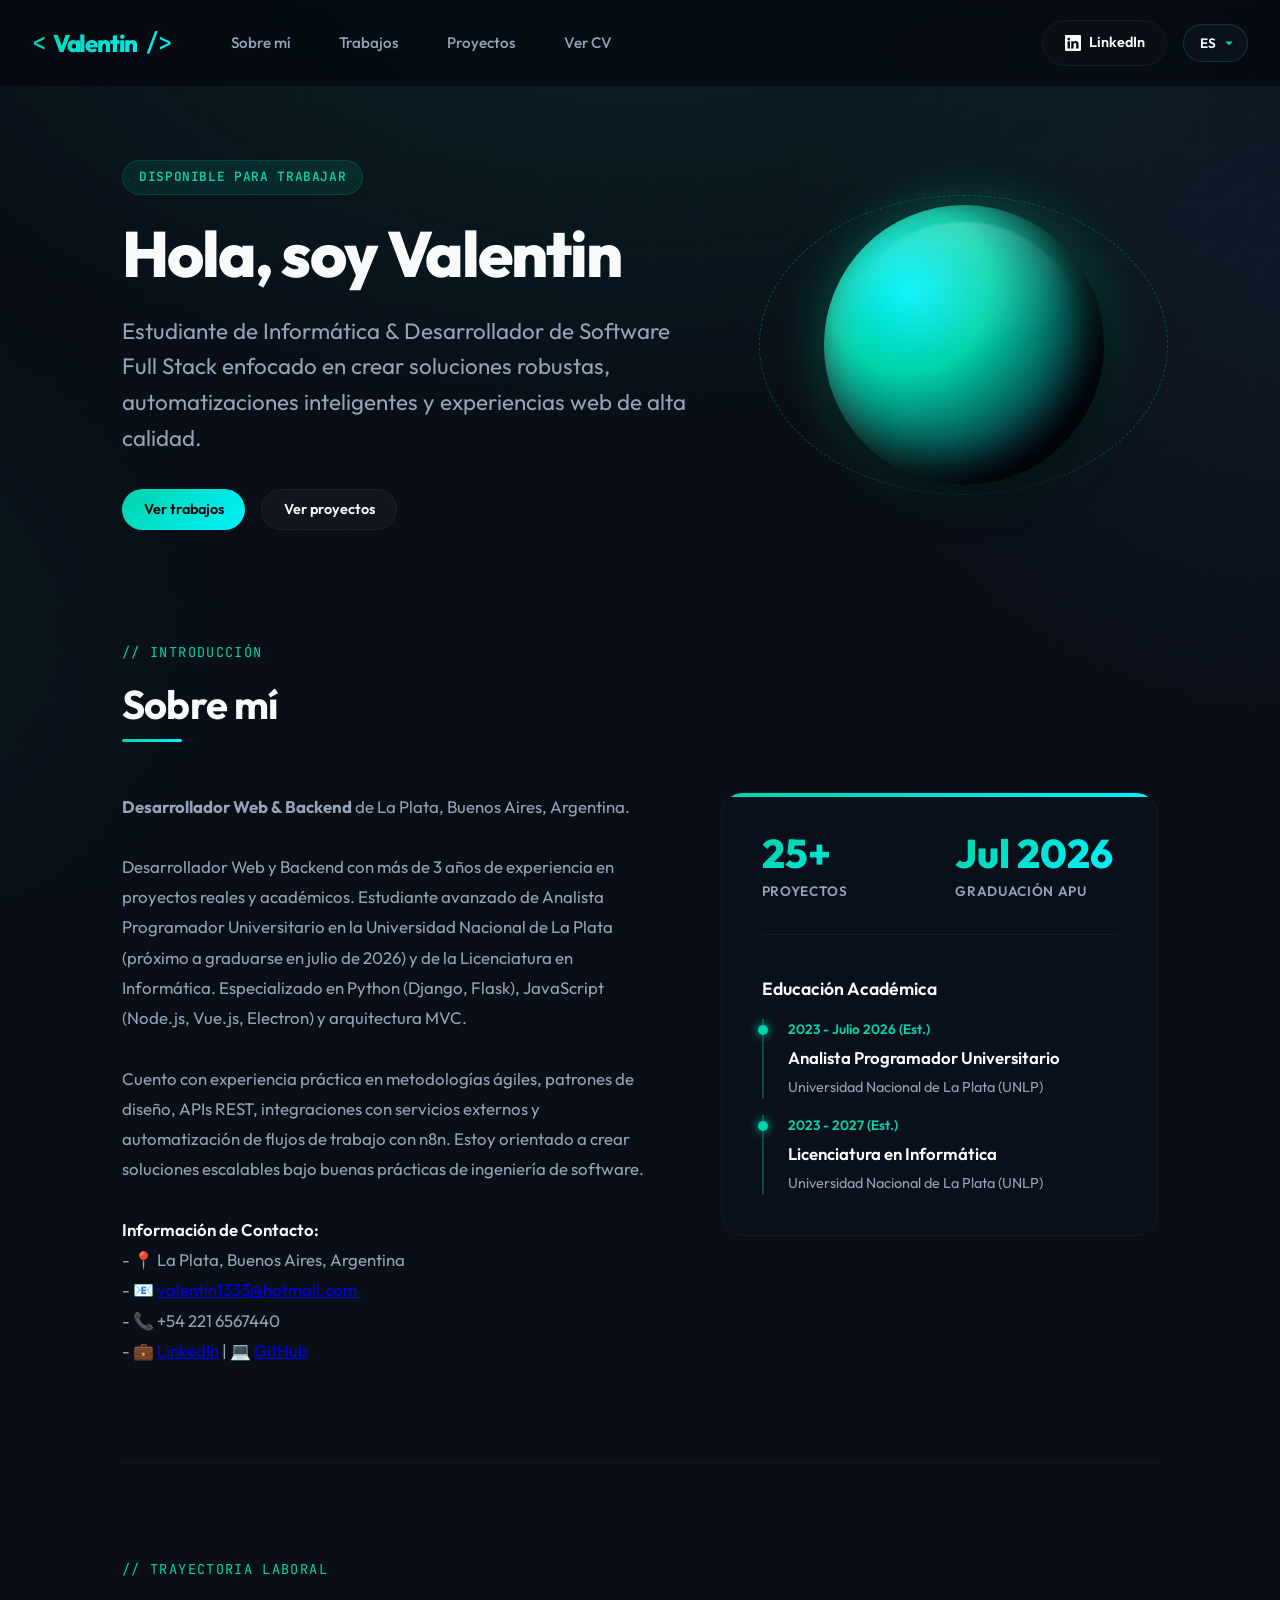
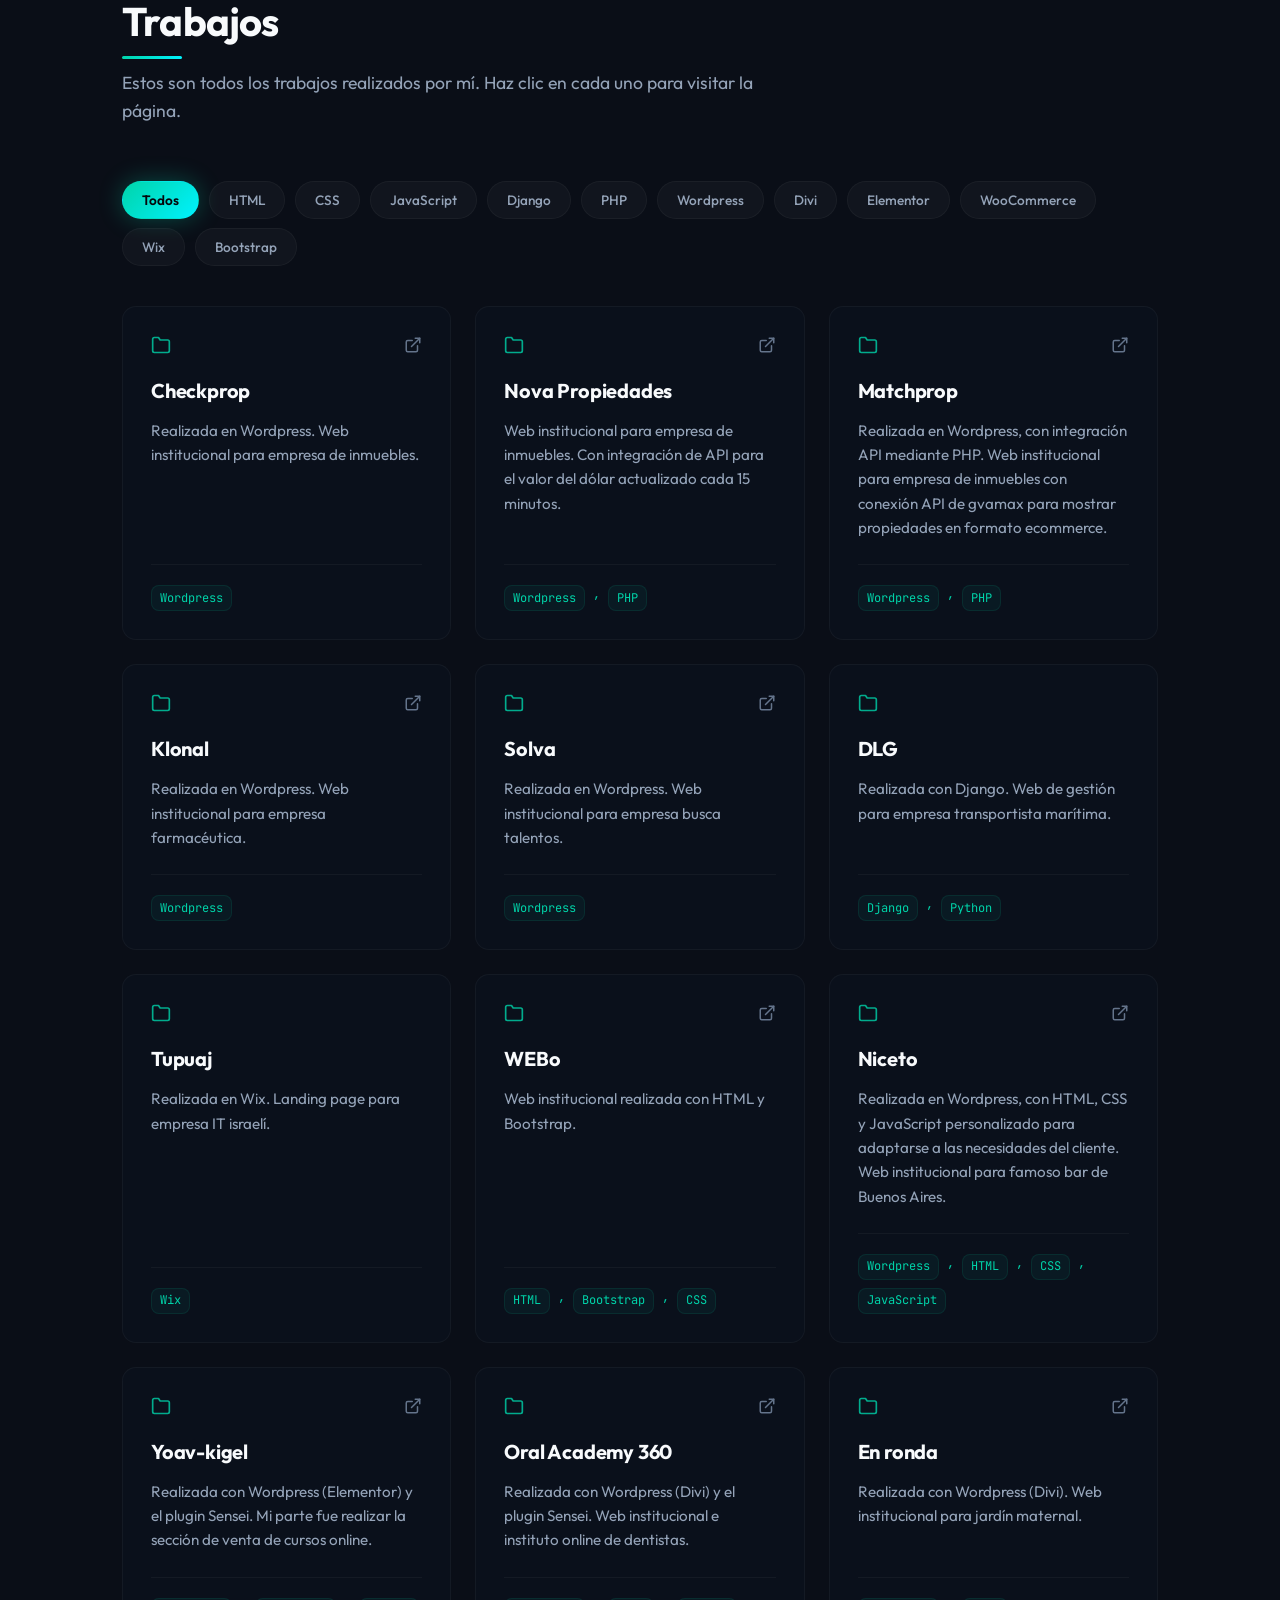
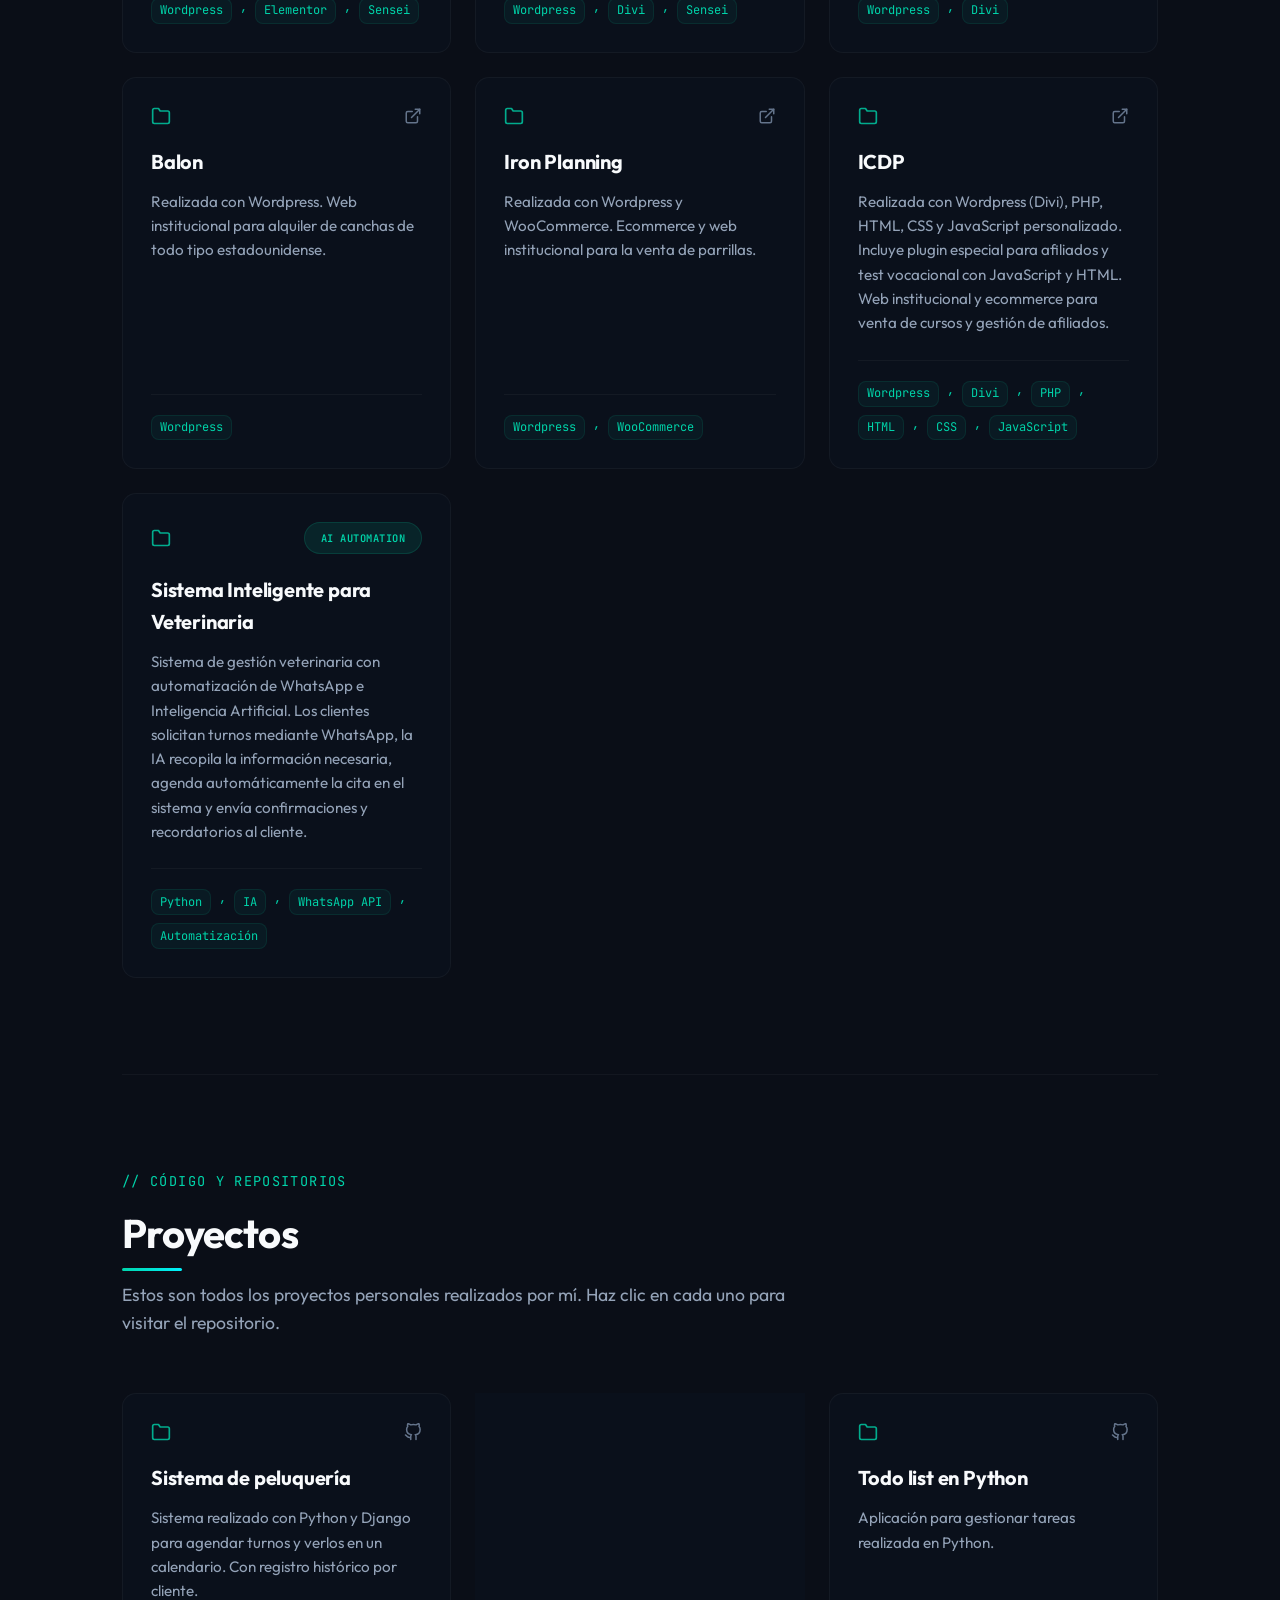
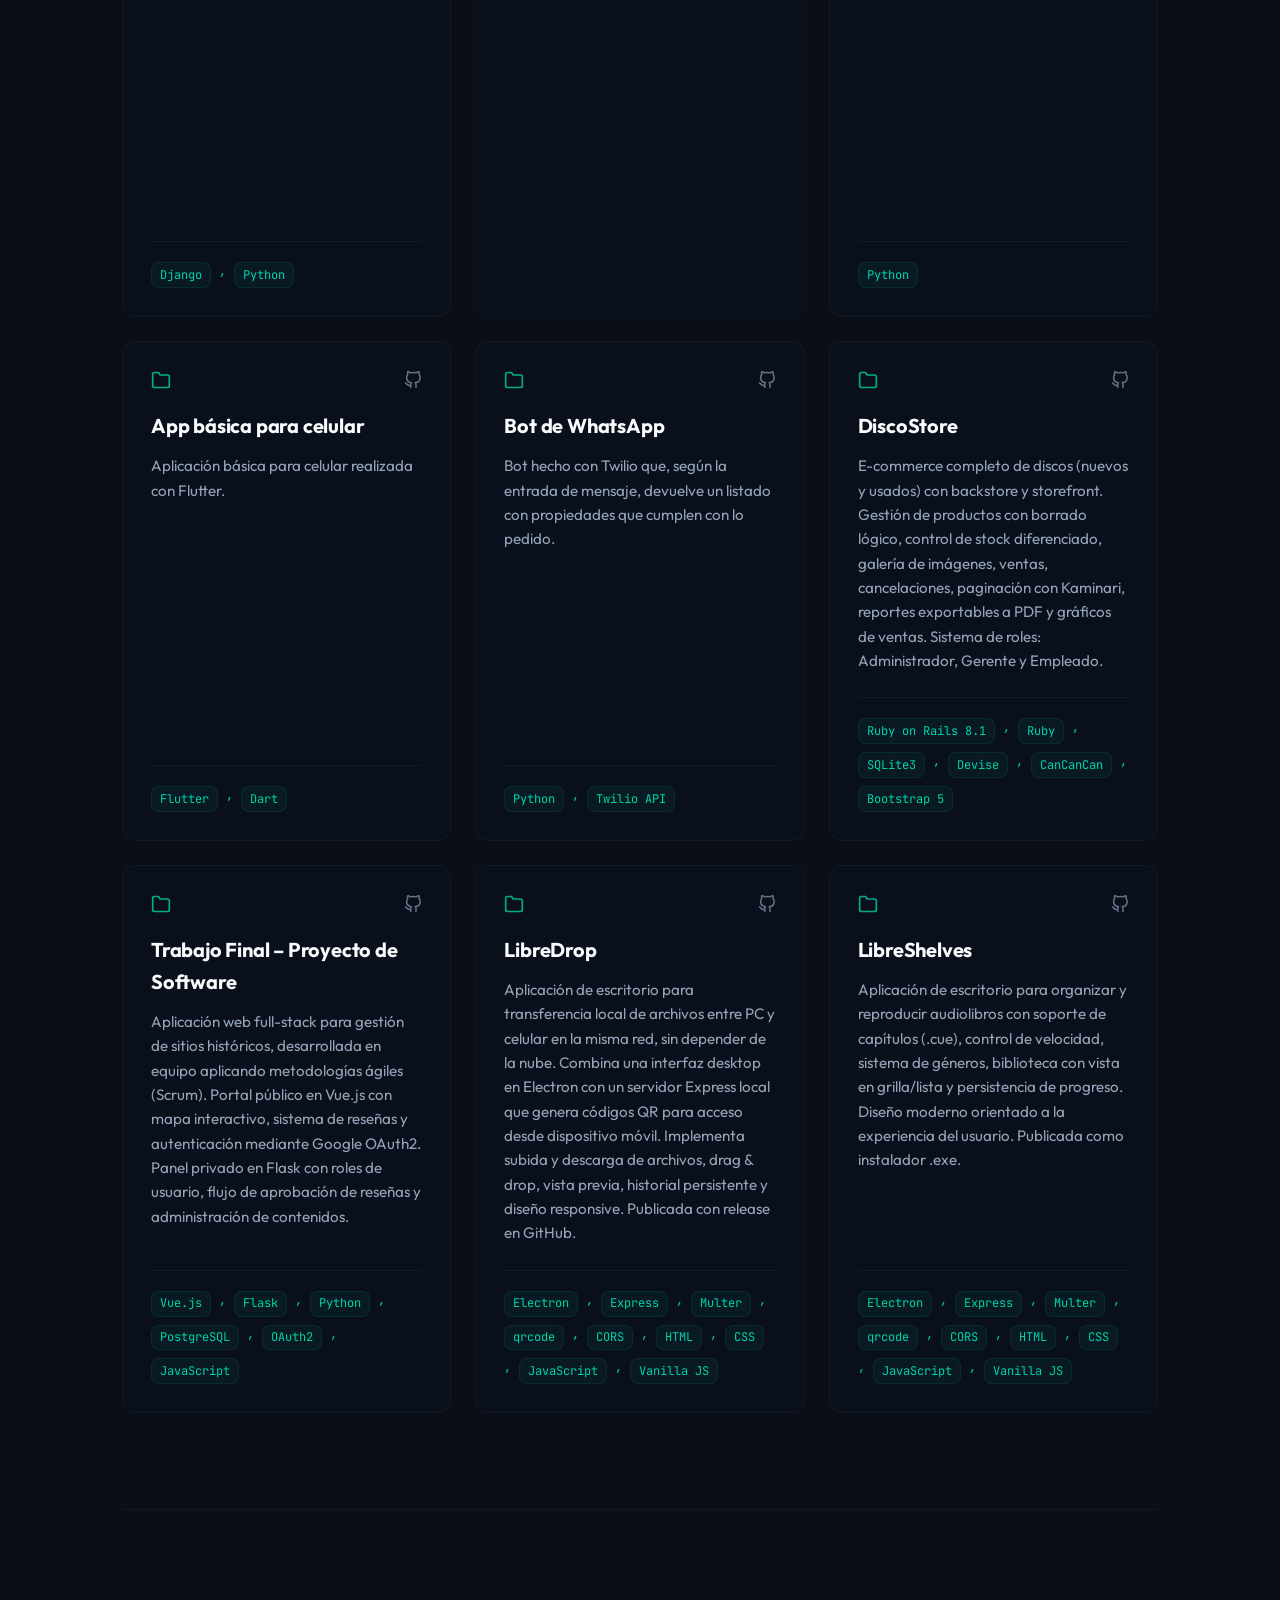
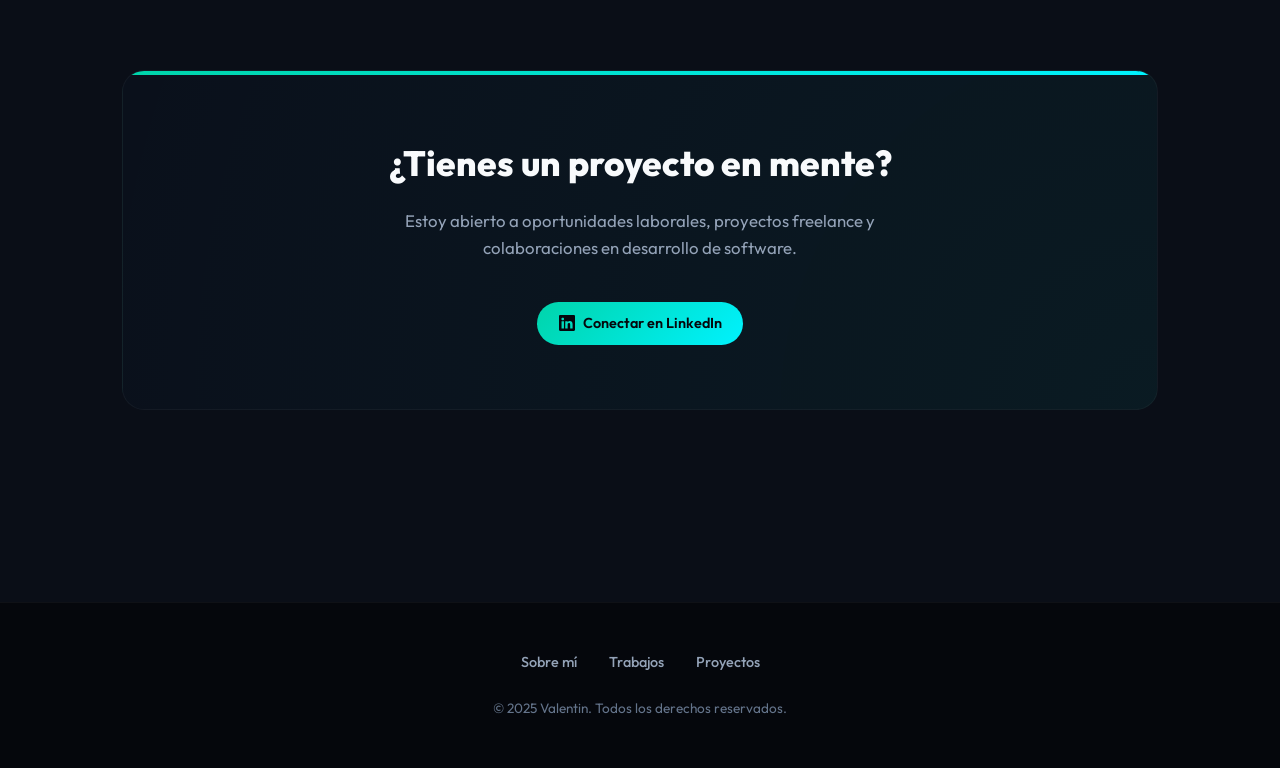
<file: index.html>
<!DOCTYPE html>
<html lang="es">
<head>
    <meta charset="UTF-8">
    <meta name="viewport" content="width=device-width, initial-scale=1.0">
    <meta name="description" content="Portfolio de Valentín Nuñez, estudiante de Informática y Desarrollador de Software.">
    <title>Valentín Nuñez</title>
    <link rel="stylesheet" type="text/css" href="styles/style.css">
</head>
<body>

    <!-- Sticky Navigation Bar -->
    <nav class="navbar" id="navbar">
        <a href="#" class="nav-logo">Valentin</a>
        
        <!-- Toggle button for mobile -->
        <button class="nav-toggle" id="nav-toggle" aria-label="Abrir menú">
            <span></span>
            <span></span>
            <span></span>
        </button>

        <div class="nav-container" id="nav-container">
            <div class="nav-menu">
                <a class="nav-link" id="btn-about-nav">Sobre mí</a>
                <a class="nav-link" id="btn-trabajos-nav">Trabajos</a>
                <a class="nav-link" id="btn-proyectos-nav">Proyectos</a>
                <a class="nav-link" id="btn-cv">CV</a>
            </div>
            <div class="nav-actions">
                <a href="https://www.linkedin.com/in/valentin-ezequiel-nu%C3%B1ez-8009a726b" target="_blank" class="btn-secondary" id="btn-linkedin">
                    <svg xmlns="http://www.w3.org/2000/svg" width="16" height="16" fill="currentColor" viewBox="0 0 16 16"><path d="M0 1.146C0 .513.526 0 1.175 0h13.65C15.474 0 16 .513 16 1.146v13.708c0 .633-.526 1.146-1.175 1.146H1.175C.526 16 0 15.487 0 14.854zm4.943 12.248V6.169H2.542v7.225zm-1.2-8.212c.837 0 1.358-.554 1.358-1.248-.015-.709-.52-1.248-1.342-1.248S2.4 3.226 2.4 3.934c0 .694.521 1.248 1.327 1.248zm4.908 8.212V9.359c0-.216.016-.432.08-.586.173-.431.568-.878 1.232-.878.869 0 1.216.662 1.216 1.634v3.865h2.401V9.25c0-2.22-1.184-3.252-2.764-3.252-1.274 0-1.845.7-2.165 1.193v.025h-.016l.016-.025V6.169h-2.4c.03.678 0 7.225 0 7.225z"/></svg>
                    <span>LinkedIn</span>
                </a>
                <select id="language-switch" class="lang-switch">
                    <option value="es">ES</option>
                    <option value="en">EN</option>
                </select>
            </div>
        </div>
    </nav>

    <!-- Hero Section -->
    <header class="hero">
        <div class="hero-content animate-in">
            <span class="hero-badge">Disponible para Trabajar</span>
            <h1 class="hero-title-main" id="main-title">Hola, soy Valentin</h1>
            <p class="hero-subtitle">Estudiante de Informática & Desarrollador de Software Full Stack enfocado en crear soluciones robustas, automatizaciones inteligentes y experiencias web de alta calidad.</p>
            <div class="hero-cta">
                <button class="btn-primary" id="btn-trabajos">Ver trabajos</button>
                <button class="btn-secondary" id="btn-proyectos">Ver proyectos</button>
            </div>
        </div>
        <div class="hero-image-container animate-in">
            <div class="hero-image-deco"></div>
            <div class="sphere-3d"></div>
        </div>
    </header>

    <!-- Main Content Area -->
    <main>
        
        <!-- About Me Section -->
        <section id="about" class="animate-in">
            <div class="section-header">
                <span class="section-tag">// Introducción</span>
                <h2 class="section-title" id="about-title">Sobre mí</h2>
            </div>
            
            <div class="about-grid">
                <div class="about-bio" id="about-text">
                    <!-- Loaded dynamically via javascript -->
                </div>
                
                <div class="about-stats-card">
                    <div class="stats-grid">
                        <div class="stat-item">
                            <span class="stat-number">25+</span>
                            <span class="stat-label" id="stat-projects-label">Proyectos</span>
                        </div>
                        <div class="stat-item">
                            <span class="stat-number" id="stat-year-val">Jul 2026</span>
                            <span class="stat-label" id="stat-year-label">Graduación APU</span>
                        </div>
                    </div>
                    
                    <h3 class="skills-title" id="edu-title-header">Educación Académica</h3>
                    <div class="education-item">
                        <div class="edu-year" id="edu-1-year">2023 - Julio 2026 (Est.)</div>
                        <div class="edu-title" id="edu-1-title">Analista Programador Universitario</div>
                        <div class="edu-school" id="edu-1-school">Universidad Nacional de La Plata (UNLP)</div>
                    </div>
                    
                    <div class="education-item">
                        <div class="edu-year" id="edu-2-year">2023 - 2027 (Est.)</div>
                        <div class="edu-title" id="edu-2-title">Licenciatura en Informática</div>
                        <div class="edu-school" id="edu-2-school">Universidad Nacional de La Plata (UNLP)</div>
                    </div>
                </div>
            </div>
        </section>
        
        <!-- Works (Trabajos) Section -->
        <section id="trabajos" class="animate-in">
            <div class="section-header">
                <span class="section-tag">// Trayectoria Laboral</span>
                <h2 class="section-title" id="works-title">Trabajos</h2>
                <p class="section-desc" id="works-desc">Estos son todos los trabajos realizados por mí. Haz clic en cada uno para visitar la página.</p>
            </div>

            <!-- Filters list -->
            <div class="project-filters" id="project-filters">
                <button class="filter-btn active" data-tech="all">Todos</button>
                <button class="filter-btn" data-tech="html">HTML</button>
                <button class="filter-btn" data-tech="css">CSS</button>
                <button class="filter-btn" data-tech="javascript">JavaScript</button>
                <button class="filter-btn" data-tech="django">Django</button>
                <button class="filter-btn" data-tech="php">PHP</button>
                <button class="filter-btn" data-tech="wordpress">Wordpress</button>
                <button class="filter-btn" data-tech="divi">Divi</button>
                <button class="filter-btn" data-tech="elementor">Elementor</button>
                <button class="filter-btn" data-tech="woocommerce">WooCommerce</button>
                <button class="filter-btn" data-tech="wix">Wix</button>
                <button class="filter-btn" data-tech="bootstrap">Bootstrap</button>
            </div>
            
            <!-- Cards list -->
            <div class="grid-cards" id="works-list">
                
                <!-- Card 1 -->
                <div class="project-card" onclick="window.open('https://checkprop.ar','_blank')">
                    <div class="card-top">
                        <div class="card-header-icon">
                            <svg xmlns="http://www.w3.org/2000/svg" width="20" height="20" viewBox="0 0 24 24" fill="none" stroke="currentColor" stroke-width="2" stroke-linecap="round" stroke-linejoin="round" class="folder-icon"><path d="M22 19a2 2 0 0 1-2 2H4a2 2 0 0 1-2-2V5a2 2 0 0 1 2-2h5l2 3h9a2 2 0 0 1 2 2z"></path></svg>
                            <svg xmlns="http://www.w3.org/2000/svg" width="18" height="18" viewBox="0 0 24 24" fill="none" stroke="currentColor" stroke-width="2" stroke-linecap="round" stroke-linejoin="round" class="external-link-icon"><path d="M18 13v6a2 2 0 0 1-2 2H5a2 2 0 0 1-2-2V8a2 2 0 0 1 2-2h6"></path><polyline points="15 3 21 3 21 9"></polyline><line x1="10" y1="14" x2="21" y2="3"></line></svg>
                        </div>
                        <h3 class="project-title">Checkprop</h3>
                        <p class="project-desc">Realizada en Wordpress. Web institucional para empresa de inmuebles.</p>
                    </div>
                    <div class="project-tags"><span>Wordpress</span></div>
                </div>

                <!-- Card 2 -->
                <div class="project-card" onclick="window.open('https://novapropiedades.ar','_blank')">
                    <div class="card-top">
                        <div class="card-header-icon">
                            <svg xmlns="http://www.w3.org/2000/svg" width="20" height="20" viewBox="0 0 24 24" fill="none" stroke="currentColor" stroke-width="2" stroke-linecap="round" stroke-linejoin="round" class="folder-icon"><path d="M22 19a2 2 0 0 1-2 2H4a2 2 0 0 1-2-2V5a2 2 0 0 1 2-2h5l2 3h9a2 2 0 0 1 2 2z"></path></svg>
                            <svg xmlns="http://www.w3.org/2000/svg" width="18" height="18" viewBox="0 0 24 24" fill="none" stroke="currentColor" stroke-width="2" stroke-linecap="round" stroke-linejoin="round" class="external-link-icon"><path d="M18 13v6a2 2 0 0 1-2 2H5a2 2 0 0 1-2-2V8a2 2 0 0 1 2-2h6"></path><polyline points="15 3 21 3 21 9"></polyline><line x1="10" y1="14" x2="21" y2="3"></line></svg>
                        </div>
                        <h3 class="project-title">Nova Propiedades</h3>
                        <p class="project-desc">Web institucional para empresa de inmuebles. Con integración de API para el valor del dólar actualizado cada 15 minutos.</p>
                    </div>
                    <div class="project-tags"><span>Wordpress</span>, <span>PHP</span></div>
                </div>

                <!-- Card 3 -->
                <div class="project-card" onclick="window.open('https://matchprop.com.ar','_blank')">
                    <div class="card-top">
                        <div class="card-header-icon">
                            <svg xmlns="http://www.w3.org/2000/svg" width="20" height="20" viewBox="0 0 24 24" fill="none" stroke="currentColor" stroke-width="2" stroke-linecap="round" stroke-linejoin="round" class="folder-icon"><path d="M22 19a2 2 0 0 1-2 2H4a2 2 0 0 1-2-2V5a2 2 0 0 1 2-2h5l2 3h9a2 2 0 0 1 2 2z"></path></svg>
                            <svg xmlns="http://www.w3.org/2000/svg" width="18" height="18" viewBox="0 0 24 24" fill="none" stroke="currentColor" stroke-width="2" stroke-linecap="round" stroke-linejoin="round" class="external-link-icon"><path d="M18 13v6a2 2 0 0 1-2 2H5a2 2 0 0 1-2-2V8a2 2 0 0 1 2-2h6"></path><polyline points="15 3 21 3 21 9"></polyline><line x1="10" y1="14" x2="21" y2="3"></line></svg>
                        </div>
                        <h3 class="project-title">Matchprop</h3>
                        <p class="project-desc">Realizada en Wordpress, con integración API mediante PHP. Web institucional para empresa de inmuebles con conexión API de gvamax para mostrar propiedades en formato ecommerce.</p>
                    </div>
                    <div class="project-tags"><span>Wordpress</span>, <span>PHP</span></div>
                </div>

                <!-- Card 4 -->
                <div class="project-card" onclick="window.open('https://klonal.online','_blank')">
                    <div class="card-top">
                        <div class="card-header-icon">
                            <svg xmlns="http://www.w3.org/2000/svg" width="20" height="20" viewBox="0 0 24 24" fill="none" stroke="currentColor" stroke-width="2" stroke-linecap="round" stroke-linejoin="round" class="folder-icon"><path d="M22 19a2 2 0 0 1-2 2H4a2 2 0 0 1-2-2V5a2 2 0 0 1 2-2h5l2 3h9a2 2 0 0 1 2 2z"></path></svg>
                            <svg xmlns="http://www.w3.org/2000/svg" width="18" height="18" viewBox="0 0 24 24" fill="none" stroke="currentColor" stroke-width="2" stroke-linecap="round" stroke-linejoin="round" class="external-link-icon"><path d="M18 13v6a2 2 0 0 1-2 2H5a2 2 0 0 1-2-2V8a2 2 0 0 1 2-2h6"></path><polyline points="15 3 21 3 21 9"></polyline><line x1="10" y1="14" x2="21" y2="3"></line></svg>
                        </div>
                        <h3 class="project-title">Klonal</h3>
                        <p class="project-desc">Realizada en Wordpress. Web institucional para empresa farmacéutica.</p>
                    </div>
                    <div class="project-tags"><span>Wordpress</span></div>
                </div>

                <!-- Card 5 -->
                <div class="project-card" onclick="window.open('https://solvaproyectos.com.ar','_blank')">
                    <div class="card-top">
                        <div class="card-header-icon">
                            <svg xmlns="http://www.w3.org/2000/svg" width="20" height="20" viewBox="0 0 24 24" fill="none" stroke="currentColor" stroke-width="2" stroke-linecap="round" stroke-linejoin="round" class="folder-icon"><path d="M22 19a2 2 0 0 1-2 2H4a2 2 0 0 1-2-2V5a2 2 0 0 1 2-2h5l2 3h9a2 2 0 0 1 2 2z"></path></svg>
                            <svg xmlns="http://www.w3.org/2000/svg" width="18" height="18" viewBox="0 0 24 24" fill="none" stroke="currentColor" stroke-width="2" stroke-linecap="round" stroke-linejoin="round" class="external-link-icon"><path d="M18 13v6a2 2 0 0 1-2 2H5a2 2 0 0 1-2-2V8a2 2 0 0 1 2-2h6"></path><polyline points="15 3 21 3 21 9"></polyline><line x1="10" y1="14" x2="21" y2="3"></line></svg>
                        </div>
                        <h3 class="project-title">Solva</h3>
                        <p class="project-desc">Realizada en Wordpress. Web institucional para empresa busca talentos.</p>
                    </div>
                    <div class="project-tags"><span>Wordpress</span></div>
                </div>

                <!-- Card 6 -->
                <div class="project-card">
                    <div class="card-top">
                        <div class="card-header-icon">
                            <svg xmlns="http://www.w3.org/2000/svg" width="20" height="20" viewBox="0 0 24 24" fill="none" stroke="currentColor" stroke-width="2" stroke-linecap="round" stroke-linejoin="round" class="folder-icon"><path d="M22 19a2 2 0 0 1-2 2H4a2 2 0 0 1-2-2V5a2 2 0 0 1 2-2h5l2 3h9a2 2 0 0 1 2 2z"></path></svg>
                        </div>
                        <h3 class="project-title">DLG</h3>
                        <p class="project-desc">Realizada con Django. Web de gestión para empresa transportista marítima.</p>
                    </div>
                    <div class="project-tags"><span>Django</span>, <span>Python</span></div>
                </div>

                <!-- Card 7 -->
                <div class="project-card">
                    <div class="card-top">
                        <div class="card-header-icon">
                            <svg xmlns="http://www.w3.org/2000/svg" width="20" height="20" viewBox="0 0 24 24" fill="none" stroke="currentColor" stroke-width="2" stroke-linecap="round" stroke-linejoin="round" class="folder-icon"><path d="M22 19a2 2 0 0 1-2 2H4a2 2 0 0 1-2-2V5a2 2 0 0 1 2-2h5l2 3h9a2 2 0 0 1 2 2z"></path></svg>
                        </div>
                        <h3 class="project-title">Tupuaj</h3>
                        <p class="project-desc">Realizada en Wix. Landing page para empresa IT israelí.</p>
                    </div>
                    <div class="project-tags"><span>Wix</span></div>
                </div>

                <!-- Card 8 -->
                <div class="project-card" onclick="window.open('https://webodigital.com.ar/','_blank')">
                    <div class="card-top">
                        <div class="card-header-icon">
                            <svg xmlns="http://www.w3.org/2000/svg" width="20" height="20" viewBox="0 0 24 24" fill="none" stroke="currentColor" stroke-width="2" stroke-linecap="round" stroke-linejoin="round" class="folder-icon"><path d="M22 19a2 2 0 0 1-2 2H4a2 2 0 0 1-2-2V5a2 2 0 0 1 2-2h5l2 3h9a2 2 0 0 1 2 2z"></path></svg>
                            <svg xmlns="http://www.w3.org/2000/svg" width="18" height="18" viewBox="0 0 24 24" fill="none" stroke="currentColor" stroke-width="2" stroke-linecap="round" stroke-linejoin="round" class="external-link-icon"><path d="M18 13v6a2 2 0 0 1-2 2H5a2 2 0 0 1-2-2V8a2 2 0 0 1 2-2h6"></path><polyline points="15 3 21 3 21 9"></polyline><line x1="10" y1="14" x2="21" y2="3"></line></svg>
                        </div>
                        <h3 class="project-title">WEBo</h3>
                        <p class="project-desc">Web institucional realizada con HTML y Bootstrap.</p>
                    </div>
                    <div class="project-tags"><span>HTML</span>, <span>Bootstrap</span>, <span>CSS</span></div>
                </div>

                <!-- Card 9 -->
                <div class="project-card" onclick="window.open('https://nicetoclub.com','_blank')">
                    <div class="card-top">
                        <div class="card-header-icon">
                            <svg xmlns="http://www.w3.org/2000/svg" width="20" height="20" viewBox="0 0 24 24" fill="none" stroke="currentColor" stroke-width="2" stroke-linecap="round" stroke-linejoin="round" class="folder-icon"><path d="M22 19a2 2 0 0 1-2 2H4a2 2 0 0 1-2-2V5a2 2 0 0 1 2-2h5l2 3h9a2 2 0 0 1 2 2z"></path></svg>
                            <svg xmlns="http://www.w3.org/2000/svg" width="18" height="18" viewBox="0 0 24 24" fill="none" stroke="currentColor" stroke-width="2" stroke-linecap="round" stroke-linejoin="round" class="external-link-icon"><path d="M18 13v6a2 2 0 0 1-2 2H5a2 2 0 0 1-2-2V8a2 2 0 0 1 2-2h6"></path><polyline points="15 3 21 3 21 9"></polyline><line x1="10" y1="14" x2="21" y2="3"></line></svg>
                        </div>
                        <h3 class="project-title">Niceto</h3>
                        <p class="project-desc">Realizada en Wordpress, con HTML, CSS y JavaScript personalizado para adaptarse a las necesidades del cliente. Web institucional para famoso bar de Buenos Aires.</p>
                    </div>
                    <div class="project-tags"><span>Wordpress</span>, <span>HTML</span>, <span>CSS</span>, <span>JavaScript</span></div>
                </div>

                <!-- Card 10 -->
                <div class="project-card" onclick="window.open('https://yoav-kigel.co.il','_blank')">
                    <div class="card-top">
                        <div class="card-header-icon">
                            <svg xmlns="http://www.w3.org/2000/svg" width="20" height="20" viewBox="0 0 24 24" fill="none" stroke="currentColor" stroke-width="2" stroke-linecap="round" stroke-linejoin="round" class="folder-icon"><path d="M22 19a2 2 0 0 1-2 2H4a2 2 0 0 1-2-2V5a2 2 0 0 1 2-2h5l2 3h9a2 2 0 0 1 2 2z"></path></svg>
                            <svg xmlns="http://www.w3.org/2000/svg" width="18" height="18" viewBox="0 0 24 24" fill="none" stroke="currentColor" stroke-width="2" stroke-linecap="round" stroke-linejoin="round" class="external-link-icon"><path d="M18 13v6a2 2 0 0 1-2 2H5a2 2 0 0 1-2-2V8a2 2 0 0 1 2-2h6"></path><polyline points="15 3 21 3 21 9"></polyline><line x1="10" y1="14" x2="21" y2="3"></line></svg>
                        </div>
                        <h3 class="project-title">Yoav-kigel</h3>
                        <p class="project-desc">Realizada con Wordpress (Elementor) y el plugin Sensei. Mi parte fue realizar la sección de venta de cursos online.</p>
                    </div>
                    <div class="project-tags"><span>Wordpress</span>, <span>Elementor</span>, <span>Sensei</span></div>
                </div>

                <!-- Card 11 -->
                <div class="project-card" onclick="window.open('https://oralacademy360.com','_blank')">
                    <div class="card-top">
                        <div class="card-header-icon">
                            <svg xmlns="http://www.w3.org/2000/svg" width="20" height="20" viewBox="0 0 24 24" fill="none" stroke="currentColor" stroke-width="2" stroke-linecap="round" stroke-linejoin="round" class="folder-icon"><path d="M22 19a2 2 0 0 1-2 2H4a2 2 0 0 1-2-2V5a2 2 0 0 1 2-2h5l2 3h9a2 2 0 0 1 2 2z"></path></svg>
                            <svg xmlns="http://www.w3.org/2000/svg" width="18" height="18" viewBox="0 0 24 24" fill="none" stroke="currentColor" stroke-width="2" stroke-linecap="round" stroke-linejoin="round" class="external-link-icon"><path d="M18 13v6a2 2 0 0 1-2 2H5a2 2 0 0 1-2-2V8a2 2 0 0 1 2-2h6"></path><polyline points="15 3 21 3 21 9"></polyline><line x1="10" y1="14" x2="21" y2="3"></line></svg>
                        </div>
                        <h3 class="project-title">Oral Academy 360</h3>
                        <p class="project-desc">Realizada con Wordpress (Divi) y el plugin Sensei. Web institucional e instituto online de dentistas.</p>
                    </div>
                    <div class="project-tags"><span>Wordpress</span>, <span>Divi</span>, <span>Sensei</span></div>
                </div>

                <!-- Card 12 -->
                <div class="project-card" onclick="window.open('https://enronda.com.ar','_blank')">
                    <div class="card-top">
                        <div class="card-header-icon">
                            <svg xmlns="http://www.w3.org/2000/svg" width="20" height="20" viewBox="0 0 24 24" fill="none" stroke="currentColor" stroke-width="2" stroke-linecap="round" stroke-linejoin="round" class="folder-icon"><path d="M22 19a2 2 0 0 1-2 2H4a2 2 0 0 1-2-2V5a2 2 0 0 1 2-2h5l2 3h9a2 2 0 0 1 2 2z"></path></svg>
                            <svg xmlns="http://www.w3.org/2000/svg" width="18" height="18" viewBox="0 0 24 24" fill="none" stroke="currentColor" stroke-width="2" stroke-linecap="round" stroke-linejoin="round" class="external-link-icon"><path d="M18 13v6a2 2 0 0 1-2 2H5a2 2 0 0 1-2-2V8a2 2 0 0 1 2-2h6"></path><polyline points="15 3 21 3 21 9"></polyline><line x1="10" y1="14" x2="21" y2="3"></line></svg>
                        </div>
                        <h3 class="project-title">En ronda</h3>
                        <p class="project-desc">Realizada con Wordpress (Divi). Web institucional para jardín maternal.</p>
                    </div>
                    <div class="project-tags"><span>Wordpress</span>, <span>Divi</span></div>
                </div>

                <!-- Card 13 -->
                <div class="project-card" onclick="window.open('https://balondevelopers.com','_blank')">
                    <div class="card-top">
                        <div class="card-header-icon">
                            <svg xmlns="http://www.w3.org/2000/svg" width="20" height="20" viewBox="0 0 24 24" fill="none" stroke="currentColor" stroke-width="2" stroke-linecap="round" stroke-linejoin="round" class="folder-icon"><path d="M22 19a2 2 0 0 1-2 2H4a2 2 0 0 1-2-2V5a2 2 0 0 1 2-2h5l2 3h9a2 2 0 0 1 2 2z"></path></svg>
                            <svg xmlns="http://www.w3.org/2000/svg" width="18" height="18" viewBox="0 0 24 24" fill="none" stroke="currentColor" stroke-width="2" stroke-linecap="round" stroke-linejoin="round" class="external-link-icon"><path d="M18 13v6a2 2 0 0 1-2 2H5a2 2 0 0 1-2-2V8a2 2 0 0 1 2-2h6"></path><polyline points="15 3 21 3 21 9"></polyline><line x1="10" y1="14" x2="21" y2="3"></line></svg>
                        </div>
                        <h3 class="project-title">Balon</h3>
                        <p class="project-desc">Realizada con Wordpress. Web institucional para alquiler de canchas de todo tipo estadounidense.</p>
                    </div>
                    <div class="project-tags"><span>Wordpress</span></div>
                </div>

                <!-- Card 14 -->
                <div class="project-card" onclick="window.open('https://ironplanning.com.ar','_blank')">
                    <div class="card-top">
                        <div class="card-header-icon">
                            <svg xmlns="http://www.w3.org/2000/svg" width="20" height="20" viewBox="0 0 24 24" fill="none" stroke="currentColor" stroke-width="2" stroke-linecap="round" stroke-linejoin="round" class="folder-icon"><path d="M22 19a2 2 0 0 1-2 2H4a2 2 0 0 1-2-2V5a2 2 0 0 1 2-2h5l2 3h9a2 2 0 0 1 2 2z"></path></svg>
                            <svg xmlns="http://www.w3.org/2000/svg" width="18" height="18" viewBox="0 0 24 24" fill="none" stroke="currentColor" stroke-width="2" stroke-linecap="round" stroke-linejoin="round" class="external-link-icon"><path d="M18 13v6a2 2 0 0 1-2 2H5a2 2 0 0 1-2-2V8a2 2 0 0 1 2-2h6"></path><polyline points="15 3 21 3 21 9"></polyline><line x1="10" y1="14" x2="21" y2="3"></line></svg>
                        </div>
                        <h3 class="project-title">Iron Planning</h3>
                        <p class="project-desc">Realizada con Wordpress y WooCommerce. Ecommerce y web institucional para la venta de parrillas.</p>
                    </div>
                    <div class="project-tags"><span>Wordpress</span>, <span>WooCommerce</span></div>
                </div>

                <!-- Card 15 -->
                <div class="project-card" onclick="window.open('https://icdpinstituto.org','_blank')">
                    <div class="card-top">
                        <div class="card-header-icon">
                            <svg xmlns="http://www.w3.org/2000/svg" width="20" height="20" viewBox="0 0 24 24" fill="none" stroke="currentColor" stroke-width="2" stroke-linecap="round" stroke-linejoin="round" class="folder-icon"><path d="M22 19a2 2 0 0 1-2 2H4a2 2 0 0 1-2-2V5a2 2 0 0 1 2-2h5l2 3h9a2 2 0 0 1 2 2z"></path></svg>
                            <svg xmlns="http://www.w3.org/2000/svg" width="18" height="18" viewBox="0 0 24 24" fill="none" stroke="currentColor" stroke-width="2" stroke-linecap="round" stroke-linejoin="round" class="external-link-icon"><path d="M18 13v6a2 2 0 0 1-2 2H5a2 2 0 0 1-2-2V8a2 2 0 0 1 2-2h6"></path><polyline points="15 3 21 3 21 9"></polyline><line x1="10" y1="14" x2="21" y2="3"></line></svg>
                        </div>
                        <h3 class="project-title">ICDP</h3>
                        <p class="project-desc">Realizada con Wordpress (Divi), PHP, HTML, CSS y JavaScript personalizado. Incluye plugin especial para afiliados y test vocacional con JavaScript y HTML. Web institucional y ecommerce para venta de cursos y gestión de afiliados.</p>
                    </div>
                    <div class="project-tags"><span>Wordpress</span>, <span>Divi</span>, <span>PHP</span>, <span>HTML</span>, <span>CSS</span>, <span>JavaScript</span></div>
                </div>

                <!-- Card 16 -->
                <div class="project-card">
                    <div class="card-top">
                        <div class="card-header-icon">
                            <svg xmlns="http://www.w3.org/2000/svg" width="20" height="20" viewBox="0 0 24 24" fill="none" stroke="currentColor" stroke-width="2" stroke-linecap="round" stroke-linejoin="round" class="folder-icon"><path d="M22 19a2 2 0 0 1-2 2H4a2 2 0 0 1-2-2V5a2 2 0 0 1 2-2h5l2 3h9a2 2 0 0 1 2 2z"></path></svg>
                            <span class="hero-badge" style="font-size: 0.65rem; margin-bottom: 0;">AI Automation</span>
                        </div>
                        <h3 class="project-title">Sistema Inteligente para Veterinaria</h3>
                        <p class="project-desc">Sistema de gestión veterinaria con automatización de WhatsApp e Inteligencia Artificial. Los clientes solicitan turnos mediante WhatsApp, la IA recopila la información necesaria, agenda automáticamente la cita en el sistema y envía confirmaciones y recordatorios al cliente.</p>
                    </div>
                    <div class="project-tags"><span>Python</span>, <span>IA</span>, <span>WhatsApp API</span>, <span>Automatización</span></div>
                </div>

            </div>
        </section>

        <!-- Projects (Personales) Section -->
        <section id="proyectos" class="animate-in">
            <div class="section-header">
                <span class="section-tag">// Código y Repositorios</span>
                <h2 class="section-title" id="projects-title">Proyectos</h2>
                <p class="section-desc" id="projects-desc">Estos son todos los proyectos personales realizados por mí. Haz clic en cada uno para visitar el repositorio.</p>
            </div>
            
            <div class="grid-cards" id="personal-projects-list">
                
                <!-- Card 17 -->
                <div class="project-card" onclick="window.open('https://github.com/nunezValen/Sistema-Peluqeuria','_blank')">
                    <div class="card-top">
                        <div class="card-header-icon">
                            <svg xmlns="http://www.w3.org/2000/svg" width="20" height="20" viewBox="0 0 24 24" fill="none" stroke="currentColor" stroke-width="2" stroke-linecap="round" stroke-linejoin="round" class="folder-icon"><path d="M22 19a2 2 0 0 1-2 2H4a2 2 0 0 1-2-2V5a2 2 0 0 1 2-2h5l2 3h9a2 2 0 0 1 2 2z"></path></svg>
                            <svg xmlns="http://www.w3.org/2000/svg" width="18" height="18" viewBox="0 0 24 24" fill="none" stroke="currentColor" stroke-width="2" stroke-linecap="round" stroke-linejoin="round" class="external-link-icon"><path d="M9 19c-5 1.5-5-2.5-7-3m14 6v-3.87a3.37 3.37 0 0 0-.94-2.61c3.14-.35 6.44-1.54 6.44-7A5.44 5.44 0 0 0 20 4.77 5.07 5.07 0 0 0 19.91 1S18.73.65 16 2.48a13.38 13.38 0 0 0-7 0C6.27.65 5.09 1 5.09 1A5.07 5.07 0 0 0 5 4.77a5.44 5.44 0 0 0-1.5 3.78c0 5.42 3.3 6.61 6.44 7A3.37 3.37 0 0 0 9 18.13V22"></path></svg>
                        </div>
                        <h3 class="project-title">Sistema de peluquería</h3>
                        <p class="project-desc">Sistema realizado con Python y Django para agendar turnos y verlos en un calendario. Con registro histórico por cliente.</p>
                    </div>
                    <div class="project-tags"><span>Django</span>, <span>Python</span></div>
                </div>

                <!-- Card 18 -->
                <div class="project-card" onclick="window.open('https://github.com/nunezValen/Alquil.Ar','_blank')">
                    <div class="card-top">
                        <div class="card-header-icon">
                            <svg xmlns="http://www.w3.org/2000/svg" width="20" height="20" viewBox="0 0 24 24" fill="none" stroke="currentColor" stroke-width="2" stroke-linecap="round" stroke-linejoin="round" class="folder-icon"><path d="M22 19a2 2 0 0 1-2 2H4a2 2 0 0 1-2-2V5a2 2 0 0 1 2-2h5l2 3h9a2 2 0 0 1 2 2z"></path></svg>
                            <svg xmlns="http://www.w3.org/2000/svg" width="18" height="18" viewBox="0 0 24 24" fill="none" stroke="currentColor" stroke-width="2" stroke-linecap="round" stroke-linejoin="round" class="external-link-icon"><path d="M9 19c-5 1.5-5-2.5-7-3m14 6v-3.87a3.37 3.37 0 0 0-.94-2.61c3.14-.35 6.44-1.54 6.44-7A5.44 5.44 0 0 0 20 4.77 5.07 5.07 0 0 0 19.91 1S18.73.65 16 2.48a13.38 13.38 0 0 0-7 0C6.27.65 5.09 1 5.09 1A5.07 5.07 0 0 0 5 4.77a5.44 5.44 0 0 0-1.5 3.78c0 5.42 3.3 6.61 6.44 7A3.37 3.37 0 0 0 9 18.13V22"></path></svg>
                        </div>
                        <h3 class="project-title">Alquil.ar</h3>
                        <p class="project-desc">Sistema web completo de gestión de alquileres de maquinaria desarrollado bajo arquitectura MVC con Django. Proyecto académico de Ingeniería de Software 2.</p>
                    </div>
                    <div class="project-tags"><span>Django</span>, <span>Python</span>, <span>PostgreSQL</span>, <span>HTML5</span>, <span>CSS3</span>, <span>JavaScript</span>, <span>Pillow</span></div>
                </div>

                <!-- Card 19 -->
                <div class="project-card" onclick="window.open('https://github.com/nunezValen/To-do-list-con-python','_blank')">
                    <div class="card-top">
                        <div class="card-header-icon">
                            <svg xmlns="http://www.w3.org/2000/svg" width="20" height="20" viewBox="0 0 24 24" fill="none" stroke="currentColor" stroke-width="2" stroke-linecap="round" stroke-linejoin="round" class="folder-icon"><path d="M22 19a2 2 0 0 1-2 2H4a2 2 0 0 1-2-2V5a2 2 0 0 1 2-2h5l2 3h9a2 2 0 0 1 2 2z"></path></svg>
                            <svg xmlns="http://www.w3.org/2000/svg" width="18" height="18" viewBox="0 0 24 24" fill="none" stroke="currentColor" stroke-width="2" stroke-linecap="round" stroke-linejoin="round" class="external-link-icon"><path d="M9 19c-5 1.5-5-2.5-7-3m14 6v-3.87a3.37 3.37 0 0 0-.94-2.61c3.14-.35 6.44-1.54 6.44-7A5.44 5.44 0 0 0 20 4.77 5.07 5.07 0 0 0 19.91 1S18.73.65 16 2.48a13.38 13.38 0 0 0-7 0C6.27.65 5.09 1 5.09 1A5.07 5.07 0 0 0 5 4.77a5.44 5.44 0 0 0-1.5 3.78c0 5.42 3.3 6.61 6.44 7A3.37 3.37 0 0 0 9 18.13V22"></path></svg>
                        </div>
                        <h3 class="project-title">Todo list en Python</h3>
                        <p class="project-desc">Aplicación para gestionar tareas realizada en Python.</p>
                    </div>
                    <div class="project-tags"><span>Python</span></div>
                </div>

                <!-- Card 20 -->
                <div class="project-card" onclick="window.open('https://github.com/nunezValen/Primera-app-celu','_blank')">
                    <div class="card-top">
                        <div class="card-header-icon">
                            <svg xmlns="http://www.w3.org/2000/svg" width="20" height="20" viewBox="0 0 24 24" fill="none" stroke="currentColor" stroke-width="2" stroke-linecap="round" stroke-linejoin="round" class="folder-icon"><path d="M22 19a2 2 0 0 1-2 2H4a2 2 0 0 1-2-2V5a2 2 0 0 1 2-2h5l2 3h9a2 2 0 0 1 2 2z"></path></svg>
                            <svg xmlns="http://www.w3.org/2000/svg" width="18" height="18" viewBox="0 0 24 24" fill="none" stroke="currentColor" stroke-width="2" stroke-linecap="round" stroke-linejoin="round" class="external-link-icon"><path d="M9 19c-5 1.5-5-2.5-7-3m14 6v-3.87a3.37 3.37 0 0 0-.94-2.61c3.14-.35 6.44-1.54 6.44-7A5.44 5.44 0 0 0 20 4.77 5.07 5.07 0 0 0 19.91 1S18.73.65 16 2.48a13.38 13.38 0 0 0-7 0C6.27.65 5.09 1 5.09 1A5.07 5.07 0 0 0 5 4.77a5.44 5.44 0 0 0-1.5 3.78c0 5.42 3.3 6.61 6.44 7A3.37 3.37 0 0 0 9 18.13V22"></path></svg>
                        </div>
                        <h3 class="project-title">App básica para celular</h3>
                        <p class="project-desc">Aplicación básica para celular realizada con Flutter.</p>
                    </div>
                    <div class="project-tags"><span>Flutter</span>, <span>Dart</span></div>
                </div>

                <!-- Card 21 -->
                <div class="project-card" onclick="window.open('https://github.com/nunezValen/bot','_blank')">
                    <div class="card-top">
                        <div class="card-header-icon">
                            <svg xmlns="http://www.w3.org/2000/svg" width="20" height="20" viewBox="0 0 24 24" fill="none" stroke="currentColor" stroke-width="2" stroke-linecap="round" stroke-linejoin="round" class="folder-icon"><path d="M22 19a2 2 0 0 1-2 2H4a2 2 0 0 1-2-2V5a2 2 0 0 1 2-2h5l2 3h9a2 2 0 0 1 2 2z"></path></svg>
                            <svg xmlns="http://www.w3.org/2000/svg" width="18" height="18" viewBox="0 0 24 24" fill="none" stroke="currentColor" stroke-width="2" stroke-linecap="round" stroke-linejoin="round" class="external-link-icon"><path d="M9 19c-5 1.5-5-2.5-7-3m14 6v-3.87a3.37 3.37 0 0 0-.94-2.61c3.14-.35 6.44-1.54 6.44-7A5.44 5.44 0 0 0 20 4.77 5.07 5.07 0 0 0 19.91 1S18.73.65 16 2.48a13.38 13.38 0 0 0-7 0C6.27.65 5.09 1 5.09 1A5.07 5.07 0 0 0 5 4.77a5.44 5.44 0 0 0-1.5 3.78c0 5.42 3.3 6.61 6.44 7A3.37 3.37 0 0 0 9 18.13V22"></path></svg>
                        </div>
                        <h3 class="project-title">Bot de WhatsApp</h3>
                        <p class="project-desc">Bot hecho con Twilio que, según la entrada de mensaje, devuelve un listado con propiedades que cumplen con lo pedido.</p>
                    </div>
                    <div class="project-tags"><span>Python</span>, <span>Twilio API</span></div>
                </div>

                <!-- Card 22 -->
                <div class="project-card" onclick="window.open('https://github.com/nunezValen/ruby','_blank')">
                    <div class="card-top">
                        <div class="card-header-icon">
                            <svg xmlns="http://www.w3.org/2000/svg" width="20" height="20" viewBox="0 0 24 24" fill="none" stroke="currentColor" stroke-width="2" stroke-linecap="round" stroke-linejoin="round" class="folder-icon"><path d="M22 19a2 2 0 0 1-2 2H4a2 2 0 0 1-2-2V5a2 2 0 0 1 2-2h5l2 3h9a2 2 0 0 1 2 2z"></path></svg>
                            <svg xmlns="http://www.w3.org/2000/svg" width="18" height="18" viewBox="0 0 24 24" fill="none" stroke="currentColor" stroke-width="2" stroke-linecap="round" stroke-linejoin="round" class="external-link-icon"><path d="M9 19c-5 1.5-5-2.5-7-3m14 6v-3.87a3.37 3.37 0 0 0-.94-2.61c3.14-.35 6.44-1.54 6.44-7A5.44 5.44 0 0 0 20 4.77 5.07 5.07 0 0 0 19.91 1S18.73.65 16 2.48a13.38 13.38 0 0 0-7 0C6.27.65 5.09 1 5.09 1A5.07 5.07 0 0 0 5 4.77a5.44 5.44 0 0 0-1.5 3.78c0 5.42 3.3 6.61 6.44 7A3.37 3.37 0 0 0 9 18.13V22"></path></svg>
                        </div>
                        <h3 class="project-title">DiscoStore</h3>
                        <p class="project-desc">E-commerce completo de discos (nuevos y usados) con backstore y storefront. Gestión de productos con borrado lógico, control de stock diferenciado, galería de imágenes, ventas, cancelaciones, reportes exportables a PDF y gráficos de ventas.</p>
                    </div>
                    <div class="project-tags"><span>Ruby on Rails 8.1</span>, <span>Ruby</span>, <span>SQLite3</span>, <span>Devise</span>, <span>CanCanCan</span>, <span>Bootstrap 5</span></div>
                </div>

                <!-- Card 23 -->
                <div class="project-card" onclick="window.open('https://github.com/nunezValen/Trabajo-final-proyecto-de-software','_blank')">
                    <div class="card-top">
                        <div class="card-header-icon">
                            <svg xmlns="http://www.w3.org/2000/svg" width="20" height="20" viewBox="0 0 24 24" fill="none" stroke="currentColor" stroke-width="2" stroke-linecap="round" stroke-linejoin="round" class="folder-icon"><path d="M22 19a2 2 0 0 1-2 2H4a2 2 0 0 1-2-2V5a2 2 0 0 1 2-2h5l2 3h9a2 2 0 0 1 2 2z"></path></svg>
                            <svg xmlns="http://www.w3.org/2000/svg" width="18" height="18" viewBox="0 0 24 24" fill="none" stroke="currentColor" stroke-width="2" stroke-linecap="round" stroke-linejoin="round" class="external-link-icon"><path d="M9 19c-5 1.5-5-2.5-7-3m14 6v-3.87a3.37 3.37 0 0 0-.94-2.61c3.14-.35 6.44-1.54 6.44-7A5.44 5.44 0 0 0 20 4.77 5.07 5.07 0 0 0 19.91 1S18.73.65 16 2.48a13.38 13.38 0 0 0-7 0C6.27.65 5.09 1 5.09 1A5.07 5.07 0 0 0 5 4.77a5.44 5.44 0 0 0-1.5 3.78c0 5.42 3.3 6.61 6.44 7A3.37 3.37 0 0 0 9 18.13V22"></path></svg>
                        </div>
                        <h3 class="project-title">Trabajo Final – Proyecto de Software</h3>
                        <p class="project-desc">Aplicación web full-stack para gestión de sitios históricos, desarrollada en equipo aplicando metodologías ágiles (Scrum). Portal público en Vue.js con mapa interactivo, sistema de reseñas y autenticación mediante Google OAuth2. Panel privado en Flask con roles de usuario, flujo de aprobación de reseñas y administración de contenidos.</p>
                    </div>
                    <div class="project-tags"><span>Vue.js</span>, <span>Flask</span>, <span>Python</span>, <span>PostgreSQL</span>, <span>OAuth2</span>, <span>JavaScript</span></div>
                </div>

                <!-- Card 24 -->
                <div class="project-card" onclick="window.open('https://github.com/nunezValen/LibreDrop','_blank')">
                    <div class="card-top">
                        <div class="card-header-icon">
                            <svg xmlns="http://www.w3.org/2000/svg" width="20" height="20" viewBox="0 0 24 24" fill="none" stroke="currentColor" stroke-width="2" stroke-linecap="round" stroke-linejoin="round" class="folder-icon"><path d="M22 19a2 2 0 0 1-2 2H4a2 2 0 0 1-2-2V5a2 2 0 0 1 2-2h5l2 3h9a2 2 0 0 1 2 2z"></path></svg>
                            <svg xmlns="http://www.w3.org/2000/svg" width="18" height="18" viewBox="0 0 24 24" fill="none" stroke="currentColor" stroke-width="2" stroke-linecap="round" stroke-linejoin="round" class="external-link-icon"><path d="M9 19c-5 1.5-5-2.5-7-3m14 6v-3.87a3.37 3.37 0 0 0-.94-2.61c3.14-.35 6.44-1.54 6.44-7A5.44 5.44 0 0 0 20 4.77 5.07 5.07 0 0 0 19.91 1S18.73.65 16 2.48a13.38 13.38 0 0 0-7 0C6.27.65 5.09 1 5.09 1A5.07 5.07 0 0 0 5 4.77a5.44 5.44 0 0 0-1.5 3.78c0 5.42 3.3 6.61 6.44 7A3.37 3.37 0 0 0 9 18.13V22"></path></svg>
                        </div>
                        <h3 class="project-title">LibreDrop</h3>
                        <p class="project-desc">Aplicación de escritorio para transferencia local de archivos entre PC y celular en la misma red, sin depender de la nube. Combina una interfaz desktop en Electron con un servidor Express local que genera códigos QR para acceso desde dispositivo móvil. Implementa subida y descarga de archivos, drag & drop, vista previa, historial persistente y diseño responsive. Publicada con release en GitHub.</p>
                    </div>
                    <div class="project-tags"><span>Electron</span>, <span>Express</span>, <span>Multer</span>, <span>qrcode</span>, <span>CORS</span>, <span>HTML</span>, <span>CSS</span>, <span>JavaScript</span>, <span>Vanilla JS</span></div>
                </div>

                <!-- Card 25 -->
                <div class="project-card" onclick="window.open('https://github.com/nunezValen/LibreShelves','_blank')">
                    <div class="card-top">
                        <div class="card-header-icon">
                            <svg xmlns="http://www.w3.org/2000/svg" width="20" height="20" viewBox="0 0 24 24" fill="none" stroke="currentColor" stroke-width="2" stroke-linecap="round" stroke-linejoin="round" class="folder-icon"><path d="M22 19a2 2 0 0 1-2 2H4a2 2 0 0 1-2-2V5a2 2 0 0 1 2-2h5l2 3h9a2 2 0 0 1 2 2z"></path></svg>
                            <svg xmlns="http://www.w3.org/2000/svg" width="18" height="18" viewBox="0 0 24 24" fill="none" stroke="currentColor" stroke-width="2" stroke-linecap="round" stroke-linejoin="round" class="external-link-icon"><path d="M9 19c-5 1.5-5-2.5-7-3m14 6v-3.87a3.37 3.37 0 0 0-.94-2.61c3.14-.35 6.44-1.54 6.44-7A5.44 5.44 0 0 0 20 4.77 5.07 5.07 0 0 0 19.91 1S18.73.65 16 2.48a13.38 13.38 0 0 0-7 0C6.27.65 5.09 1 5.09 1A5.07 5.07 0 0 0 5 4.77a5.44 5.44 0 0 0-1.5 3.78c0 5.42 3.3 6.61 6.44 7A3.37 3.37 0 0 0 9 18.13V22"></path></svg>
                        </div>
                        <h3 class="project-title">LibreShelves</h3>
                        <p class="project-desc">Aplicación de escritorio para organizar y reproducir audiolibros con soporte de capítulos (.cue), control de velocidad, sistema de géneros, biblioteca con vista en grilla/lista y persistencia de progreso. Diseño moderno orientado a la experiencia del usuario. Publicada como instalador .exe.</p>
                    </div>
                    <div class="project-tags"><span>Electron</span>, <span>Express</span>, <span>Multer</span>, <span>qrcode</span>, <span>CORS</span>, <span>HTML</span>, <span>CSS</span>, <span>JavaScript</span>, <span>Vanilla JS</span></div>
                </div>

            </div>
        </section>

        <!-- New Premium Contact CTA Section -->
        <section id="contacto" class="animate-in">
            <div class="contact-section">
                <h3 class="contact-title" id="contact-cta-title">¿Tienes un proyecto en mente?</h3>
                <p class="contact-text" id="contact-cta-desc">Estoy abierto a oportunidades laborales, proyectos freelance y colaboraciones en desarrollo de software.</p>
                <div class="contact-links">
                    <a href="https://www.linkedin.com/in/valentin-ezequiel-nu%C3%B1ez-8009a726b" target="_blank" class="btn-primary">
                        <svg xmlns="http://www.w3.org/2000/svg" width="16" height="16" fill="currentColor" viewBox="0 0 16 16"><path d="M0 1.146C0 .513.526 0 1.175 0h13.65C15.474 0 16 .513 16 1.146v13.708c0 .633-.526 1.146-1.175 1.146H1.175C.526 16 0 15.487 0 14.854zm4.943 12.248V6.169H2.542v7.225zm-1.2-8.212c.837 0 1.358-.554 1.358-1.248-.015-.709-.52-1.248-1.342-1.248S2.4 3.226 2.4 3.934c0 .694.521 1.248 1.327 1.248zm4.908 8.212V9.359c0-.216.016-.432.08-.586.173-.431.568-.878 1.232-.878.869 0 1.216.662 1.216 1.634v3.865h2.401V9.25c0-2.22-1.184-3.252-2.764-3.252-1.274 0-1.845.7-2.165 1.193v.025h-.016l.016-.025V6.169h-2.4c.03.678 0 7.225 0 7.225z"/></svg>
                        Conectar en LinkedIn
                    </a>
                </div>
            </div>
        </section>

    </main>

    <!-- Footer -->
    <footer>
        <div class="footer-content">
            <div class="footer-menu">
                <a href="#about" class="footer-link">Sobre mí</a>
                <a href="#trabajos" class="footer-link">Trabajos</a>
                <a href="#proyectos" class="footer-link">Proyectos</a>
            </div>
            <p id="footer-text">© 2025 Valentin. Todos los derechos reservados.</p>
        </div>
    </footer>

    <script>
    // Toggle Mobile Menu
    const navToggle = document.getElementById('nav-toggle');
    const navContainer = document.getElementById('nav-container');

    if (navToggle && navContainer) {
        navToggle.onclick = function() {
            navToggle.classList.toggle('active');
            navContainer.classList.toggle('active');
        };
    }

    function closeMobileMenu() {
        if (navToggle && navContainer) {
            navToggle.classList.remove('active');
            navContainer.classList.remove('active');
        }
    }

    // Header scrolled state handling
    window.onscroll = function() {
        const nav = document.getElementById('navbar');
        if (window.scrollY > 40) {
            nav.classList.add('scrolled');
        } else {
            nav.classList.remove('scrolled');
        }
    };

    // Smooth Scroll Navigation Actions
    document.getElementById('btn-trabajos').onclick = function() {
        document.getElementById('trabajos').scrollIntoView({ behavior: 'smooth' });
    };
    
    document.getElementById('btn-proyectos').onclick = function() {
        document.getElementById('proyectos').scrollIntoView({ behavior: 'smooth' });
    };

    document.getElementById('btn-trabajos-nav').onclick = function() {
        closeMobileMenu();
        document.getElementById('trabajos').scrollIntoView({ behavior: 'smooth' });
    };
    
    document.getElementById('btn-proyectos-nav').onclick = function() {
        closeMobileMenu();
        document.getElementById('proyectos').scrollIntoView({ behavior: 'smooth' });
    };

    document.getElementById('btn-about-nav').onclick = function() {
        closeMobileMenu();
        document.getElementById('about').scrollIntoView({ behavior: 'smooth' });
    };

    // CV Redirect
    document.getElementById('btn-cv').onclick = function() {
        closeMobileMenu();
        window.location.href = 'cv.html';
    };

    // Unified Translations Dictionary (matches original structure)
    const translations = {
        es: {
            mainTitle: 'Hola, soy Valentin',
            aboutTitle: 'Sobre mí',
            aboutText: '<strong>Desarrollador Web & Backend</strong> de La Plata, Buenos Aires, Argentina.<br><br>Desarrollador Web y Backend con más de 3 años de experiencia en proyectos reales y académicos. Estudiante avanzado de Analista Programador Universitario en la Universidad Nacional de La Plata (próximo a graduarse en julio de 2026) y de la Licenciatura en Informática. Especializado en Python (Django, Flask), JavaScript (Node.js, Vue.js, Electron) y arquitectura MVC.<br><br>Cuento con experiencia práctica en metodologías ágiles, patrones de diseño, APIs REST, integraciones con servicios externos y automatización de flujos de trabajo con n8n. Estoy orientado a crear soluciones escalables bajo buenas prácticas de ingeniería de software.<br><br><b>Información de Contacto:</b><br>- 📍 La Plata, Buenos Aires, Argentina<br>- 📧 <a href="mailto:valentin1333@hotmail.com">valentin1333@hotmail.com</a><br>- 📞 +54 221 6567440<br>- 💼 <a href="https://linkedin.com/in/valentin-ezequiel-nuñez-8009a726b" target="_blank">LinkedIn</a> | 💻 <a href="https://github.com/nunezValen" target="_blank">GitHub</a>',
            worksTitle: 'Trabajos',
            worksDesc: 'Estos son todos los trabajos realizados por mí. Haz clic en cada uno para visitar la página.',
            projectsTitle: 'Proyectos',
            projectsDesc: 'Estos son todos los proyectos personales realizados por mí. Haz clic en cada uno para visitar el repositorio.',
            btnTrabajos: 'Ver trabajos',
            btnProyectos: 'Ver proyectos',
            btnCV: 'Ver CV',
            footerText: '© 2025 Valentin. Todos los derechos reservados.',
            contactTitle: '¿Tienes un proyecto en mente?',
            contactDesc: 'Estoy abierto a oportunidades laborales, proyectos freelance y colaboraciones en desarrollo de software.',
            navAbout: 'Sobre mí',
            navWorks: 'Trabajos',
            navProjects: 'Proyectos',
            statProjects: 'Proyectos',
            statYearLabel: 'Graduación APU',
            statYearVal: 'Jul 2026',
            eduTitleHeader: 'Educación Académica',
            edu1Year: '2023 - Julio 2026 (Est.)',
            edu1Title: 'Analista Programador Universitario',
            edu1School: 'Universidad Nacional de La Plata (UNLP)',
            edu2Year: '2023 - 2027 (Est.)',
            edu2Title: 'Licenciatura en Informática',
            edu2School: 'Universidad Nacional de La Plata (UNLP)',
            allCards: [
                // Trabajos
                {title: 'Checkprop', desc: 'Realizada en Wordpress. Web institucional para empresa de inmuebles.'},
                {title: 'Nova Propiedades', desc: 'Web institucional para empresa de inmuebles. Con integración de API para el valor del dólar actualizado cada 15 minutos.'},
                {title: 'Matchprop', desc: 'Realizada en Wordpress, con integración API mediante PHP. Web institucional para empresa de inmuebles con conexión API de gvamax para mostrar propiedades en formato ecommerce.'},
                {title: 'Klonal', desc: 'Realizada en Wordpress. Web institucional para empresa farmacéutica.'},
                {title: 'Solva', desc: 'Realizada en Wordpress. Web institucional para empresa busca talentos.'},
                {title: 'DLG', desc: 'Realizada con Django. Web de gestión para empresa transportista marítima.'},
                {title: 'Tupuaj', desc: 'Realizada en Wix. Landing page para empresa IT israelí.'},
                {title: 'WEBo', desc: 'Web institucional realizada con HTML y Bootstrap.'},
                {title: 'Niceto', desc: 'Realizada en Wordpress, con HTML, CSS y JavaScript personalizado para adaptarse a las necesidades del cliente. Web institucional para famoso bar de Buenos Aires.'},
                {title: 'Yoav-kigel', desc: 'Realizada con Wordpress (Elementor) y el plugin Sensei. Mi parte fue realizar la sección de venta de cursos online.'},
                {title: 'Oral Academy 360', desc: 'Realizada con Wordpress (Divi) y el plugin Sensei. Web institucional e instituto online de dentistas.'},
                {title: 'En ronda', desc: 'Realizada con Wordpress (Divi). Web institucional para jardín maternal.'},
                {title: 'Balon', desc: 'Realizada con Wordpress. Web institucional para alquiler de canchas de todo tipo estadounidense.'},
                {title: 'Iron Planning', desc: 'Realizada con Wordpress y WooCommerce. Ecommerce y web institucional para la venta de parrillas.'},
                {title: 'ICDP', desc: 'Realizada con Wordpress (Divi), PHP, HTML, CSS y JavaScript personalizado. Incluye plugin especial para afiliados y test vocacional con JavaScript y HTML. Web institucional y ecommerce para venta de cursos y gestión de afiliados.'},
                {title: 'Sistema Inteligente para Veterinaria', desc: 'Sistema de gestión veterinaria con automatización de WhatsApp e Inteligencia Artificial. Los clientes solicitan turnos mediante WhatsApp, la IA recopila la información necesaria, agenda automáticamente la cita en el sistema y envía confirmaciones y recordatorios al cliente.'},
                // Proyectos Personales
                {title: 'Sistema de peluquería', desc: 'Sistema realizado con Python y Django para agendar turnos y verlos en un calendario. Con registro histórico por cliente.'},
                {title: 'Alquil.ar', desc: 'Sistema web completo de gestión de alquileres de maquinaria desarrollado bajo arquitectura MVC con Django. Incluye panel administrativo con roles y permisos, gestión de personas y maquinaria, sistema de alquileres con cancelación automática de adeudados, estadísticas y manejo de imágenes con Pillow. Proyecto académico de Ingeniería de Software 2.'},
                {title: 'Todo list en Python', desc: 'Aplicación para gestionar tareas realizada en Python.'},
                {title: 'App básica para celular', desc: 'Aplicación básica para celular realizada con Flutter.'},
                {title: 'Bot de WhatsApp', desc: 'Bot hecho con Twilio que, según la entrada de mensaje, devuelve un listado con propiedades que cumplen con lo pedido.'},
                {title: 'DiscoStore', desc: 'E-commerce completo de discos (nuevos y usados) con backstore y storefront. Gestión de productos con borrado lógico, control de stock diferenciado, galería de imágenes, ventas, cancelaciones, paginación con Kaminari, reportes exportables a PDF y gráficos de ventas. Sistema de roles: Administrador, Gerente y Empleado.'},
                {title: 'Trabajo Final – Proyecto de Software', desc: 'Aplicación web full-stack para gestión de sitios históricos, desarrollada en equipo aplicando metodologías ágiles (Scrum). Portal público en Vue.js con mapa interactivo, sistema de reseñas y autenticación mediante Google OAuth2. Panel privado en Flask con roles de usuario, flujo de aprobación de reseñas y administración de contenidos.'},
                {title: 'LibreDrop', desc: 'Aplicación de escritorio para transferencia local de archivos entre PC y celular en la misma red, sin depender de la nube. Combina una interfaz desktop en Electron con un servidor Express local que genera códigos QR para acceso desde dispositivo móvil. Implementa subida y descarga de archivos, drag & drop, vista previa, historial persistente y diseño responsive. Publicada con release en GitHub.'},
                {title: 'LibreShelves', desc: 'Aplicación de escritorio para organizar y reproducir audiolibros con soporte de capítulos (.cue), control de velocidad, sistema de géneros, biblioteca con vista en grilla/lista y persistencia de progreso. Diseño moderno orientado a la experiencia del usuario. Publicada como instalador .exe.'}
            ]
        },
        en: {
            mainTitle: 'Hi, I am Valentin',
            aboutTitle: 'About me',
            aboutText: '<strong>Web & Backend Developer</strong> from La Plata, Buenos Aires, Argentina.<br><br>Web and Backend Developer with over 3 years of experience in real-world and academic projects. Advanced student of University Programming Analyst (expected graduation July 2026) and Bachelor of Informatics at the National University of La Plata. Specialized in Python (Django, Flask), JavaScript (Node.js, Vue.js, Electron), and MVC architecture.<br><br>I have hands-on experience with agile methodologies, design patterns, REST APIs, external integrations, and workflow automation using n8n. I am focused on building scalable solutions following best practices in software engineering.<br><br><b>Contact Information:</b><br>- 📍 La Plata, Buenos Aires, Argentina<br>- 📧 <a href="mailto:valentin1333@hotmail.com">valentin1333@hotmail.com</a><br>- 📞 +54 221 6567440<br>- 💼 <a href="https://linkedin.com/in/valentin-ezequiel-nuñez-8009a726b" target="_blank">LinkedIn</a> | 💻 <a href="https://github.com/nunezValen" target="_blank">GitHub</a>',
            worksTitle: 'Works',
            worksDesc: 'These are all the works I have done. Click each one to visit the page.',
            projectsTitle: 'Projects',
            projectsDesc: 'These are all my personal projects. Click each one to visit the repository.',
            btnTrabajos: 'See works',
            btnProyectos: 'See projects',
            btnCV: 'See CV',
            footerText: '© 2025 Valentin. All rights reserved.',
            contactTitle: 'Have a project in mind?',
            contactDesc: 'I am open to job opportunities, freelance projects, and software development collaborations.',
            navAbout: 'About me',
            navWorks: 'Works',
            navProjects: 'Projects',
            statProjects: 'Projects',
            statYearLabel: 'APU Graduation',
            statYearVal: 'Jul 2026',
            eduTitleHeader: 'Academic Education',
            edu1Year: '2023 - July 2026 (Est.)',
            edu1Title: 'University Programming Analyst',
            edu1School: 'National University of La Plata (UNLP)',
            edu2Year: '2023 - 2027 (Est.)',
            edu2Title: 'Bachelor of Informatics',
            edu2School: 'National University of La Plata (UNLP)',
            allCards: [
                // Works
                {title: 'Checkprop', desc: 'Made in Wordpress. Institutional website for a real estate company.'},
                {title: 'Nova Propiedades', desc: 'Institutional website for a real estate company. With API integration for the dollar value updated every 15 minutes.'},
                {title: 'Matchprop', desc: 'Made in Wordpress, with API integration via PHP. Institutional website for a real estate company with gvamax API connection to display properties in ecommerce format.'},
                {title: 'Klonal', desc: 'Made in Wordpress. Institutional website for a pharmaceutical company.'},
                {title: 'Solva', desc: 'Made in Wordpress. Institutional website for a talent search company.'},
                {title: 'DLG', desc: 'Made with Django. Management website for a maritime transport company.'},
                {title: 'Tupuaj', desc: 'Made in Wix. Landing page for an Israeli IT company.'},
                {title: 'WEBo', desc: 'Institutional website made with HTML and Bootstrap.'},
                {title: 'Niceto', desc: 'Made in Wordpress, with custom HTML, CSS and JavaScript to meet client needs. Institutional website for a famous Buenos Aires bar.'},
                {title: 'Yoav-kigel', desc: 'Made with Wordpress (Elementor) and Sensei plugin. My part was the online course sales section.'},
                {title: 'Oral Academy 360', desc: 'Made with Wordpress (Divi) and Sensei plugin. Institutional website and online institute for dentists.'},
                {title: 'En ronda', desc: 'Made with Wordpress (Divi). Institutional website for a kindergarten.'},
                {title: 'Balon', desc: 'Made with Wordpress. Institutional website for renting all types of sports fields in the US.'},
                {title: 'Iron Planning', desc: 'Made with Wordpress and WooCommerce. Ecommerce and institutional website for grill sales.'},
                {title: 'ICDP', desc: 'Made with Wordpress (Divi), PHP, HTML, CSS and custom JavaScript. Includes special plugin for affiliates and vocational test with JavaScript and HTML. Institutional website and ecommerce for course sales and affiliate management.'},
                {title: 'AI Veterinary Management System', desc: 'Veterinary management system with WhatsApp automation and Artificial Intelligence. Clients schedule appointments through WhatsApp, the AI collects the required information, automatically registers the appointment in the system, and sends confirmations and reminders.'},
                // Personal Projects
                {title: 'Hair salon system', desc: 'System made with Python and Django to schedule appointments and view them on a calendar. With historical records per client.'},
                {title: 'Alquil.ar', desc: 'Complete web system for machinery rental management developed under MVC architecture with Django. Includes administrative panel with roles and permissions, people and machinery management, rental system with automatic cancellation of overdue items, statistics, and image handling with Pillow. Academic project for Software Engineering 2.'},
                {title: 'To-do list in Python', desc: 'Application to manage tasks made in Python.'},
                {title: 'Basic mobile app', desc: 'Basic mobile application made with Flutter.'},
                {title: 'WhatsApp Bot', desc: 'Bot made with Twilio that, depending on the message input, returns a list of properties that meet the request.'},
                {title: 'DiscoStore', desc: 'Complete vinyl/CD e-commerce (new and used) with backstore and storefront. Product management with soft deletes, differentiated stock control, image gallery, sales, cancellations, pagination with Kaminari, reports exportable to PDF, and sales charts. Role system: Admin, Manager, and Employee.'},
                {title: 'Final Project – Software Project', desc: 'Full-stack web application for historical sites management, developed in a team using agile methodologies (Scrum). Public portal in Vue.js with interactive map, review system, and Google OAuth2 authentication. Private panel in Flask with user roles, review approval flow, and content administration.'},
                {title: 'LibreDrop', desc: 'Desktop application for local file transfer between PC and mobile phone on the same network, without relying on the cloud. Combines an Electron desktop interface with a local Express server that generates QR codes for mobile access. Features file upload/download, drag & drop, previews, persistent history, and responsive design. Published with release on GitHub.'},
                {title: 'LibreShelves', desc: 'Desktop application to organize and play audiobooks with chapter support (.cue), speed control, genres system, library grid/list view, and progress persistence. Modern design focused on user experience. Published as an .exe installer.'}
            ]
        }
    };

    function updateProjects(lang) {
        const cards = document.querySelectorAll('.project-card');
        const data = translations[lang].allCards;
        
        cards.forEach((card, i) => {
            if (data[i]) {
                const titleEl = card.querySelector('.project-title');
                const descEl = card.querySelector('.project-desc');
                if (titleEl) titleEl.textContent = data[i].title;
                if (descEl) descEl.textContent = data[i].desc;
            }
        });
    }

    function applyLanguage(lang) {
        document.getElementById('main-title').textContent = translations[lang].mainTitle;
        document.getElementById('about-title').textContent = translations[lang].aboutTitle;
        document.getElementById('about-text').innerHTML = translations[lang].aboutText;
        
        document.getElementById('works-title').textContent = translations[lang].worksTitle;
        document.getElementById('works-desc').textContent = translations[lang].worksDesc;
        
        document.getElementById('projects-title').textContent = translations[lang].projectsTitle;
        document.getElementById('projects-desc').textContent = translations[lang].projectsDesc;
        
        document.getElementById('btn-trabajos').textContent = translations[lang].btnTrabajos;
        document.getElementById('btn-proyectos').textContent = translations[lang].btnProyectos;
        document.getElementById('btn-cv').textContent = translations[lang].btnCV;
        document.getElementById('footer-text').textContent = translations[lang].footerText;
        
        document.getElementById('contact-cta-title').textContent = translations[lang].contactTitle;
        document.getElementById('contact-cta-desc').textContent = translations[lang].contactDesc;
        
        document.getElementById('btn-about-nav').textContent = translations[lang].navAbout;
        document.getElementById('btn-trabajos-nav').textContent = translations[lang].navWorks;
        document.getElementById('btn-proyectos-nav').textContent = translations[lang].navProjects;

        // Update stats and education labels
        document.getElementById('stat-projects-label').textContent = translations[lang].statProjects;
        document.getElementById('stat-year-label').textContent = translations[lang].statYearLabel;
        document.getElementById('stat-year-val').textContent = translations[lang].statYearVal;
        document.getElementById('edu-title-header').textContent = translations[lang].eduTitleHeader;
        document.getElementById('edu-1-year').textContent = translations[lang].edu1Year;
        document.getElementById('edu-1-title').textContent = translations[lang].edu1Title;
        document.getElementById('edu-1-school').textContent = translations[lang].edu1School;
        document.getElementById('edu-2-year').textContent = translations[lang].edu2Year;
        document.getElementById('edu-2-title').textContent = translations[lang].edu2Title;
        document.getElementById('edu-2-school').textContent = translations[lang].edu2School;

        document.documentElement.lang = lang;
        updateProjects(lang);
    }

    document.getElementById('language-switch').onchange = function(e) {
        applyLanguage(e.target.value);
    };

    // Initial language load
    applyLanguage('es');

    // Portfolio technology tag filter implementation
    const filterBtns = document.querySelectorAll('.filter-btn');
    filterBtns.forEach(btn => {
        btn.onclick = function() {
            const tech = btn.getAttribute('data-tech');
            const cards = document.querySelectorAll('#works-list .project-card');
            
            cards.forEach(card => {
                if (tech === 'all') {
                    card.style.display = '';
                } else {
                    const tags = card.querySelector('.project-tags')?.textContent.toLowerCase() || '';
                    card.style.display = tags.includes(tech) ? '' : 'none';
                }
            });
            
            filterBtns.forEach(b => b.classList.remove('active'));
            btn.classList.add('active');
        };
    });
    </script>
</body>
</html>
</file>
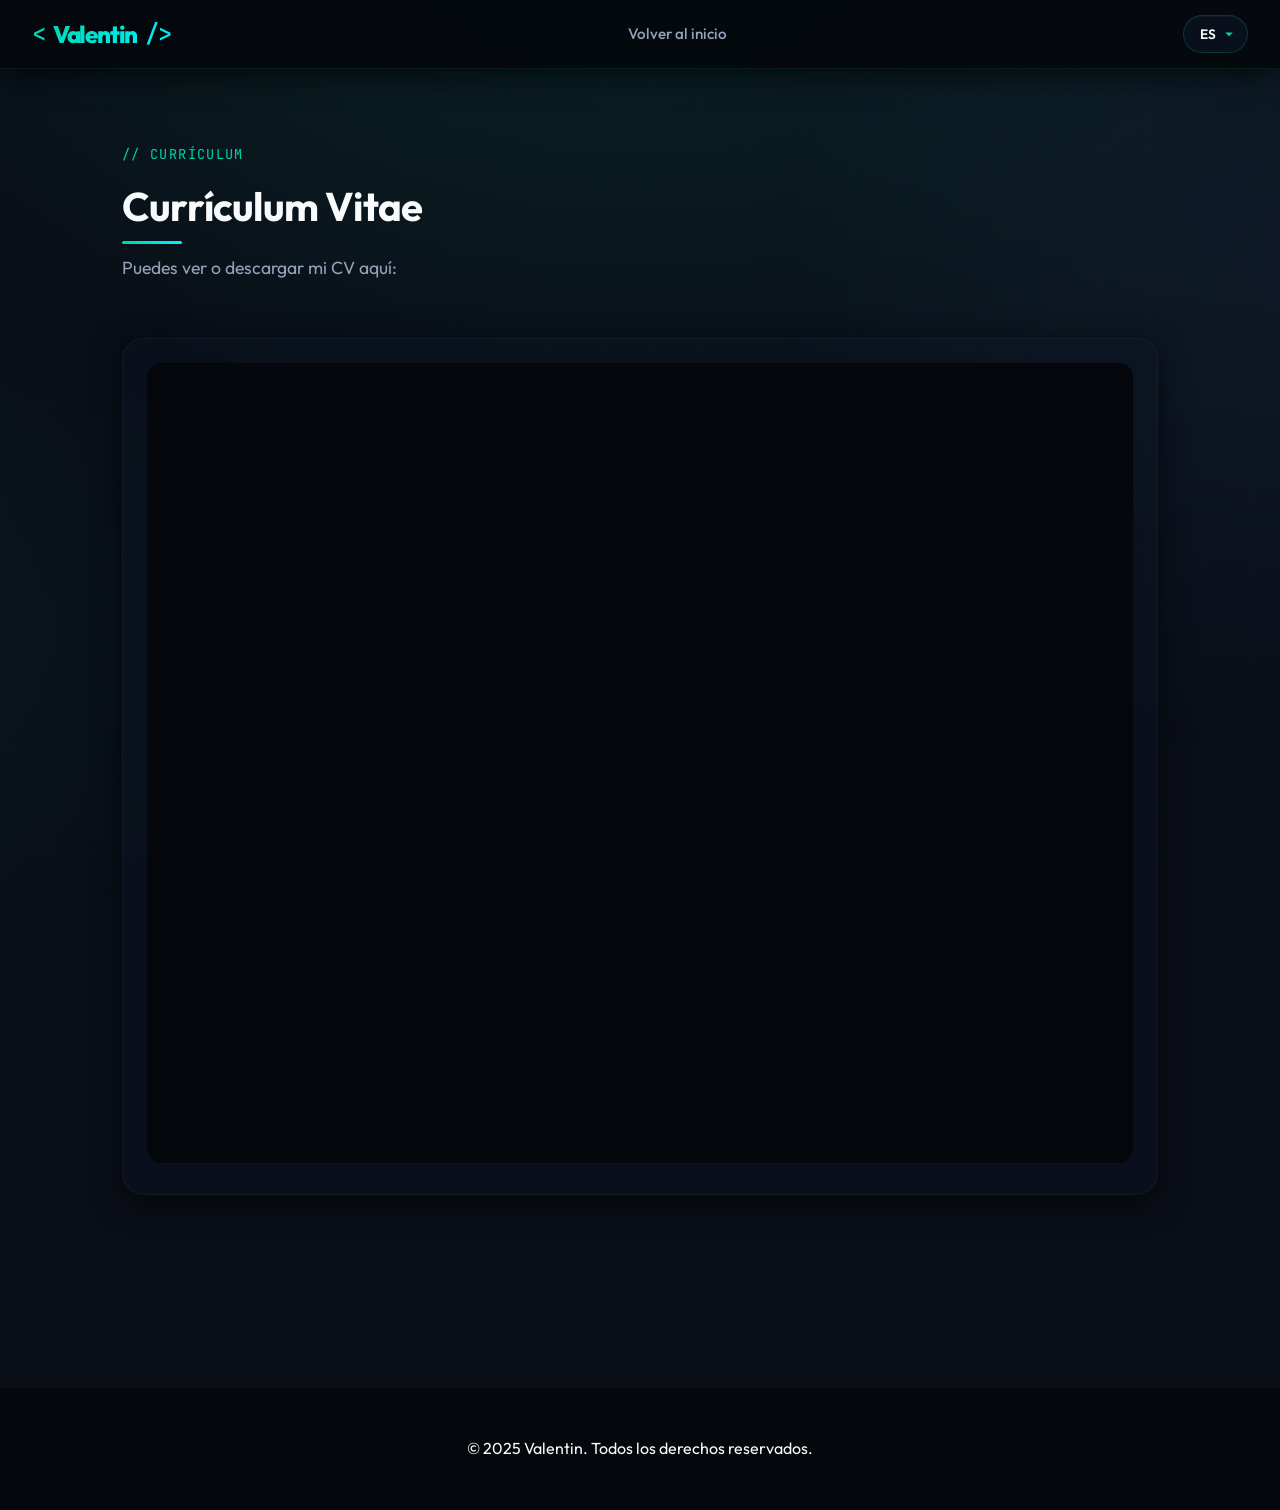
<file: cv.html>
<!DOCTYPE html>
<html lang="es">
<head>
    <meta charset="UTF-8">
    <meta name="viewport" content="width=device-width, initial-scale=1.0">
    <meta name="description" content="Currículum Vitae de Valentín Nuñez - Estudiante de Informática y Desarrollador.">
    <title>CV - Valentin</title>
    <link rel="stylesheet" href="styles/style.css">
</head>
<body>

    <!-- Navigation Bar -->
    <nav class="navbar scrolled">
        <a href="index.html" class="nav-logo">Valentin</a>
        <div class="nav-menu">
            <a href="index.html" class="nav-link" id="back-home">Volver al inicio</a>
        </div>
        <div class="nav-actions">
            <select id="language-switch-cv" class="lang-switch">
                <option value="es">ES</option>
                <option value="en">EN</option>
            </select>
        </div>
    </nav>

    <!-- Main Container -->
    <main style="margin-top: 7rem;">
        <section class="animate-in">
            <div class="section-header">
                <span class="section-tag">// Currículum</span>
                <h1 class="section-title" id="cv-title">Currículum Vitae</h1>
                <p class="section-desc" id="cv-desc">Puedes ver o descargar mi CV aquí:</p>
            </div>
            
            <div class="cv-viewer-container">
                <iframe src="cv.pdf" width="100%" height="800px" style="border: none;"></iframe>
            </div>
        </section>
    </main>

    <!-- Footer -->
    <footer>
        <div class="footer-content">
            <p id="footer-text-cv">© 2025 Valentin. Todos los derechos reservados.</p>
        </div>
    </footer>

    <script>
    const translationsCV = {
        es: {
            cvTitle: 'Currículum Vitae',
            backHome: 'Volver al inicio',
            cvDesc: 'Puedes ver o descargar mi CV aquí:',
            footerText: '© 2025 Valentin. Todos los derechos reservados.'
        },
        en: {
            cvTitle: 'Curriculum Vitae',
            backHome: 'Back to home',
            cvDesc: 'You can view or download my CV here:',
            footerText: '© 2025 Valentin. All rights reserved.'
        }
    };
    
    document.getElementById('language-switch-cv').onchange = function(e) {
        const lang = e.target.value;
        document.getElementById('cv-title').textContent = translationsCV[lang].cvTitle;
        document.getElementById('back-home').textContent = translationsCV[lang].backHome;
        document.getElementById('cv-desc').textContent = translationsCV[lang].cvDesc;
        document.getElementById('footer-text-cv').textContent = translationsCV[lang].footerText;
        document.documentElement.lang = lang;
    };
    </script>
</body>
</html>
</file>
<file: styles/style.css>
/* ==========================================================================
   Valentín Núñez Portfolio - Modern, Futuristic, and Professional Stylesheet
   ========================================================================== */

@import url('https://fonts.googleapis.com/css2?family=Outfit:wght@300;400;500;600;700;800&family=JetBrains+Mono:wght@400;500;600&display=swap');

:root {
  /* Color Palette - Cyberpunk / Futuristic Theme */
  --bg-darker: #05070c;
  --bg-deep: #0a0e17;
  --bg-card: rgba(13, 20, 35, 0.45);
  --bg-card-hover: rgba(20, 32, 55, 0.65);
  --accent: #00d4aa;
  --accent-glow: rgba(0, 212, 170, 0.3);
  --accent-gradient: linear-gradient(135deg, #00d4aa 0%, #00f2fe 100%);
  --secondary-gradient: linear-gradient(135deg, #4facfe 0%, #00f2fe 100%);
  --text-primary: #f8fafc;
  --text-secondary: #94a3b8;
  --text-muted: #64748b;
  --border-subtle: rgba(255, 255, 255, 0.04);
  --border-glow: rgba(0, 212, 170, 0.15);
  --border-hover: rgba(0, 212, 170, 0.4);
  
  /* Shadow & Glow Effects */
  --shadow-sm: 0 2px 8px rgba(0, 0, 0, 0.5);
  --shadow-md: 0 8px 30px rgba(0, 0, 0, 0.6);
  --shadow-glow: 0 0 25px var(--accent-glow);
  
  /* System Spacing & Sizing */
  --radius-sm: 8px;
  --radius-md: 14px;
  --radius-lg: 22px;
  --radius-full: 9999px;
  --transition-fast: 0.2s cubic-bezier(0.4, 0, 0.2, 1);
  --transition-smooth: 0.4s cubic-bezier(0.16, 1, 0.3, 1);
}

/* Base resets */
* {
  margin: 0;
  padding: 0;
  box-sizing: border-box;
}

html {
  scroll-behavior: smooth;
  scroll-padding-top: 80px;
}

body {
  font-family: 'Outfit', -apple-system, BlinkMacSystemFont, sans-serif;
  background: var(--bg-deep);
  color: var(--text-primary);
  min-height: 100vh;
  line-height: 1.6;
  overflow-x: hidden;
}

/* Background grid overlay & modern radial gradient shapes */
body::before {
  content: '';
  position: fixed;
  inset: 0;
  background-image: 
    linear-gradient(rgba(0, 212, 170, 0.015) 1px, transparent 1px),
    linear-gradient(90deg, rgba(0, 212, 170, 0.015) 1px, transparent 1px);
  background-size: 50px 50px;
  pointer-events: none;
  z-index: 0;
}

body::after {
  content: '';
  position: fixed;
  inset: 0;
  background: 
    radial-gradient(ellipse 70% 60% at 50% -10%, rgba(0, 212, 170, 0.12), transparent),
    radial-gradient(circle 500px at 100% 30%, rgba(79, 172, 254, 0.07), transparent),
    radial-gradient(circle 400px at -10% 70%, rgba(0, 212, 170, 0.05), transparent);
  pointer-events: none;
  z-index: 0;
}

/* Scrollbar styles */
::-webkit-scrollbar {
  width: 10px;
}
::-webkit-scrollbar-track {
  background: var(--bg-darker);
}
::-webkit-scrollbar-thumb {
  background: rgba(0, 212, 170, 0.2);
  border-radius: var(--radius-full);
  border: 2px solid var(--bg-darker);
  transition: background var(--transition-fast);
}
::-webkit-scrollbar-thumb:hover {
  background: var(--accent);
}

/* ========== NAVBAR / HEADER ========== */
.navbar {
  position: fixed;
  top: 0;
  left: 0;
  width: 100%;
  padding: 1.25rem 2rem;
  background: rgba(5, 7, 12, 0.7);
  backdrop-filter: blur(16px);
  border-bottom: 1px solid var(--border-subtle);
  display: flex;
  justify-content: space-between;
  align-items: center;
  z-index: 1000;
  transition: padding var(--transition-fast), background var(--transition-fast);
}

.navbar.scrolled {
  padding: 0.85rem 2rem;
  background: rgba(5, 7, 12, 0.9);
  border-color: rgba(0, 212, 170, 0.1);
  box-shadow: var(--shadow-md);
}

.nav-logo {
  font-size: 1.5rem;
  font-weight: 800;
  letter-spacing: -0.05em;
  background: var(--accent-gradient);
  -webkit-background-clip: text;
  -webkit-text-fill-color: transparent;
  background-clip: text;
  text-decoration: none;
  display: flex;
  align-items: center;
  gap: 0.5rem;
}

.nav-logo::before {
  content: '<';
  color: var(--accent);
  font-family: 'JetBrains Mono', monospace;
  font-weight: 500;
}

.nav-logo::after {
  content: '/>';
  color: var(--accent);
  font-family: 'JetBrains Mono', monospace;
  font-weight: 500;
}

.nav-menu {
  display: flex;
  gap: 1.5rem;
  align-items: center;
}

.nav-link {
  color: var(--text-secondary);
  text-decoration: none;
  font-size: 0.95rem;
  font-weight: 500;
  transition: color var(--transition-fast);
  padding: 0.5rem 0.75rem;
  position: relative;
  cursor: pointer;
}

.nav-link:hover {
  color: var(--text-primary);
}

.nav-link::after {
  content: '';
  position: absolute;
  bottom: 0;
  left: 50%;
  width: 0;
  height: 2px;
  background: var(--accent-gradient);
  transition: width var(--transition-fast) ease, left var(--transition-fast) ease;
}

.nav-link:hover::after {
  width: 100%;
  left: 0;
}

.nav-container {
  display: flex;
  align-items: center;
  justify-content: space-between;
  flex-grow: 1;
  margin-left: 3rem;
}

.nav-toggle {
  display: none;
  flex-direction: column;
  justify-content: space-between;
  width: 24px;
  height: 18px;
  background: transparent;
  border: none;
  cursor: pointer;
  z-index: 1001;
  padding: 0;
}

.nav-toggle span {
  width: 100%;
  height: 2px;
  background-color: var(--accent);
  transition: all var(--transition-fast);
  transform-origin: left center;
}

.nav-toggle.active span:nth-child(1) {
  transform: rotate(45deg);
}

.nav-toggle.active span:nth-child(2) {
  width: 0%;
  opacity: 0;
}

.nav-toggle.active span:nth-child(3) {
  transform: rotate(-45deg);
}

.nav-actions {
  display: flex;
  align-items: center;
  gap: 1rem;
}

/* Button & Switch Styles */
.btn-primary, .btn-secondary {
  font-family: inherit;
  font-weight: 600;
  font-size: 0.9rem;
  padding: 0.65rem 1.35rem;
  border-radius: var(--radius-full);
  cursor: pointer;
  display: inline-flex;
  align-items: center;
  gap: 0.5rem;
  transition: all var(--transition-fast);
  text-decoration: none;
}

.btn-primary {
  background: var(--accent-gradient);
  color: var(--bg-darker);
  border: none;
}

.btn-primary:hover {
  transform: translateY(-2px);
  box-shadow: var(--shadow-glow);
  opacity: 0.95;
}

.btn-secondary {
  background: rgba(255, 255, 255, 0.03);
  color: var(--text-primary);
  border: 1px solid var(--border-subtle);
  backdrop-filter: blur(8px);
}

.btn-secondary:hover {
  background: rgba(0, 212, 170, 0.08);
  color: var(--accent);
  border-color: var(--accent);
  transform: translateY(-2px);
}

.lang-switch {
  font-family: inherit;
  background: rgba(13, 20, 35, 0.7);
  color: var(--text-primary);
  border: 1px solid rgba(0, 212, 170, 0.2);
  border-radius: var(--radius-full);
  padding: 0.55rem 1.8rem 0.55rem 1rem;
  font-size: 0.85rem;
  font-weight: 600;
  cursor: pointer;
  appearance: none;
  background-image: url("data:image/svg+xml,%3Csvg xmlns='http://www.w3.org/2000/svg' width='12' height='12' fill='%2300d4aa' viewBox='0 0 16 16'%3E%3Cpath d='M8 11L3 6h10l-5 5z'/%3E%3C/svg%3E");
  background-repeat: no-repeat;
  background-position: right 0.75rem center;
  transition: all var(--transition-fast);
  box-shadow: inset 0 1px 1px rgba(255, 255, 255, 0.05);
}

.lang-switch:hover {
  border-color: var(--accent);
  background: rgba(20, 32, 55, 0.9);
  box-shadow: 0 0 15px rgba(0, 212, 170, 0.15);
}

.lang-switch:focus {
  outline: none;
  border-color: var(--accent);
}

.lang-switch option {
  background-color: #0c1220;
  color: var(--text-primary);
  padding: 10px;
  font-family: inherit;
  font-weight: 500;
}

/* ========== HERO SECTION ========== */
.hero {
  padding: 10rem 2rem 5rem;
  position: relative;
  z-index: 1;
  max-width: 1100px;
  margin: 0 auto;
  display: grid;
  grid-template-columns: 1.2fr 0.8fr;
  gap: 4rem;
  align-items: center;
}

.hero-content {
  display: flex;
  flex-direction: column;
  align-items: flex-start;
}

.hero-badge {
  background: rgba(0, 212, 170, 0.1);
  color: var(--accent);
  border: 1px solid var(--border-glow);
  padding: 0.4rem 1rem;
  border-radius: var(--radius-full);
  font-family: 'JetBrains Mono', monospace;
  font-size: 0.8rem;
  font-weight: 600;
  letter-spacing: 0.05em;
  text-transform: uppercase;
  margin-bottom: 1.5rem;
  animation: glow-pulse 3s infinite alternate;
}

.hero-title-main {
  font-size: clamp(2.5rem, 6vw, 4rem);
  font-weight: 800;
  line-height: 1.1;
  letter-spacing: -0.03em;
  margin-bottom: 1.5rem;
}

.hero-title-gradient {
  background: var(--accent-gradient);
  -webkit-background-clip: text;
  -webkit-text-fill-color: transparent;
  background-clip: text;
}

.hero-subtitle {
  font-size: clamp(1.1rem, 2.5vw, 1.4rem);
  color: var(--text-secondary);
  margin-bottom: 2rem;
  max-width: 580px;
}

.hero-cta {
  display: flex;
  gap: 1rem;
  flex-wrap: wrap;
}

.hero-image-container {
  display: flex;
  justify-content: center;
  align-items: center;
  position: relative;
}

.sphere-3d {
  width: 280px;
  height: 280px;
  border-radius: 50%;
  background: radial-gradient(circle at 30% 30%, #00f2fe 0%, #00d4aa 30%, #071324 75%, #05070c 100%);
  box-shadow: 
    inset -15px -15px 40px rgba(0, 0, 0, 0.9),
    inset 15px 15px 35px rgba(255, 255, 255, 0.15),
    10px 20px 30px rgba(0, 0, 0, 0.6),
    0 0 50px rgba(0, 212, 170, 0.35);
  position: relative;
  overflow: hidden;
  animation: float-sphere 6s ease-in-out infinite;
  transition: transform var(--transition-smooth), box-shadow var(--transition-smooth);
}

.sphere-3d::before {
  content: '';
  position: absolute;
  top: 6%;
  left: 6%;
  width: 88%;
  height: 88%;
  border-radius: 50%;
  background: radial-gradient(circle at 50% 0px, rgba(255, 255, 255, 0.2) 0%, rgba(255, 255, 255, 0) 50%);
  filter: blur(1px);
}

.sphere-3d:hover {
  transform: translateY(-10px) scale(1.03);
  box-shadow: 
    inset -15px -15px 40px rgba(0, 0, 0, 0.9),
    inset 15px 15px 35px rgba(255, 255, 255, 0.25),
    15px 25px 35px rgba(0, 0, 0, 0.7),
    0 0 70px rgba(0, 212, 170, 0.55);
}

/* Decorative cyber line highlights around avatar */
.hero-image-deco {
  position: absolute;
  width: calc(100% + 20px);
  height: calc(100% + 20px);
  border: 1px dashed rgba(0, 212, 170, 0.3);
  border-radius: 50%;
  pointer-events: none;
  animation: rotate-deco 60s linear infinite;
}

@keyframes float-sphere {
  0%, 100% { transform: translateY(0px) rotate(0deg); }
  50% { transform: translateY(-15px) rotate(5deg); }
}

/* ========== MAIN CONTAINER ========== */
main {
  position: relative;
  z-index: 1;
  max-width: 1100px;
  margin: 0 auto 5rem;
  padding: 0 2rem;
}

/* Custom section structure */
section {
  padding: 6rem 0;
  border-top: 1px solid rgba(255, 255, 255, 0.04);
}

section:first-of-type {
  border-top: none;
  padding-top: 2rem;
}

.section-header {
  margin-bottom: 3.5rem;
}

.section-tag {
  color: var(--accent);
  font-family: 'JetBrains Mono', monospace;
  font-size: 0.85rem;
  letter-spacing: 0.1em;
  text-transform: uppercase;
  margin-bottom: 0.5rem;
  display: block;
}

.section-title {
  font-size: clamp(2rem, 4vw, 2.5rem);
  font-weight: 700;
  letter-spacing: -0.02em;
  position: relative;
  display: inline-block;
}

.section-title::after {
  content: '';
  position: absolute;
  left: 0;
  bottom: -6px;
  width: 60px;
  height: 3px;
  background: var(--accent-gradient);
  border-radius: var(--radius-full);
}

.section-desc {
  color: var(--text-secondary);
  font-size: 1.1rem;
  margin-top: 1rem;
  max-width: 680px;
}

/* ========== ABOUT SECTION ========== */
.about-grid {
  display: grid;
  grid-template-columns: 1.1fr 0.9fr;
  gap: 4rem;
  align-items: start;
}

.about-bio {
  color: var(--text-secondary);
  font-size: 1.05rem;
  line-height: 1.8;
}

.about-bio br {
  margin-bottom: 0.75rem;
}

.about-bio b {
  color: var(--text-primary);
  font-weight: 600;
}

/* Skills display as modern flex pills */
.skills-container {
  margin-top: 2rem;
}

.skills-title {
  font-size: 1.1rem;
  font-weight: 600;
  margin-bottom: 1rem;
  color: var(--text-primary);
}

.skills-list {
  display: flex;
  flex-wrap: wrap;
  gap: 0.75rem;
}

.skill-badge {
  background: rgba(255, 255, 255, 0.03);
  color: var(--text-secondary);
  border: 1px solid var(--border-subtle);
  padding: 0.5rem 1rem;
  border-radius: var(--radius-full);
  font-size: 0.9rem;
  font-weight: 500;
  transition: all var(--transition-fast);
  display: flex;
  align-items: center;
  gap: 0.5rem;
}

.skill-badge::before {
  content: '◇';
  color: var(--accent);
  font-size: 0.75rem;
}

.skill-badge:hover {
  background: rgba(0, 212, 170, 0.08);
  border-color: var(--accent);
  color: var(--text-primary);
  transform: translateY(-2px);
  box-shadow: 0 4px 12px rgba(0, 212, 170, 0.15);
}

/* Left highlights card info */
.about-stats-card {
  background: var(--bg-card);
  border: 1px solid var(--border-subtle);
  border-radius: var(--radius-lg);
  padding: 2.5rem;
  position: relative;
  overflow: hidden;
  backdrop-filter: blur(12px);
}

.about-stats-card::before {
  content: '';
  position: absolute;
  top: 0;
  left: 0;
  width: 100%;
  height: 4px;
  background: var(--accent-gradient);
}

.stats-grid {
  display: grid;
  grid-template-columns: 1fr 1fr;
  gap: 2rem;
  margin-bottom: 2.5rem;
  border-bottom: 1px solid var(--border-subtle);
  padding-bottom: 2rem;
}

.stat-item {
  display: flex;
  flex-direction: column;
}

.stat-number {
  font-size: 2.5rem;
  font-weight: 800;
  background: var(--accent-gradient);
  -webkit-background-clip: text;
  -webkit-text-fill-color: transparent;
  background-clip: text;
  line-height: 1;
  margin-bottom: 0.5rem;
}

.stat-label {
  font-size: 0.85rem;
  color: var(--text-secondary);
  font-weight: 600;
  text-transform: uppercase;
  letter-spacing: 0.05em;
}

.education-item {
  position: relative;
  padding-left: 1.5rem;
  border-left: 2px solid rgba(0, 212, 170, 0.3);
  margin-top: 1rem;
}

.education-item::before {
  content: '';
  position: absolute;
  left: -6px;
  top: 6px;
  width: 10px;
  height: 10px;
  border-radius: 50%;
  background: var(--accent);
  box-shadow: 0 0 10px var(--accent);
}

.edu-year {
  font-size: 0.85rem;
  font-weight: 600;
  color: var(--accent);
  margin-bottom: 0.25rem;
}

.edu-title {
  font-size: 1.05rem;
  font-weight: 600;
  color: var(--text-primary);
  margin-bottom: 0.25rem;
}

.edu-school {
  font-size: 0.9rem;
  color: var(--text-secondary);
}

/* ========== PROJECT FILTERS & CARDS ========== */
.project-filters {
  display: flex;
  flex-wrap: wrap;
  gap: 0.6rem;
  margin-bottom: 2.5rem;
}

.filter-btn {
  font-family: inherit;
  background: rgba(255, 255, 255, 0.03);
  color: var(--text-secondary);
  border: 1px solid var(--border-subtle);
  border-radius: var(--radius-full);
  padding: 0.55rem 1.2rem;
  font-size: 0.85rem;
  font-weight: 500;
  cursor: pointer;
  transition: all var(--transition-fast);
  outline: none;
}

.filter-btn:hover {
  background: rgba(0, 212, 170, 0.08);
  color: var(--accent);
  border-color: var(--accent-glow);
  transform: translateY(-1px);
}

.filter-btn.active {
  background: var(--accent-gradient);
  color: var(--bg-darker);
  border-color: transparent;
  font-weight: 600;
  box-shadow: var(--shadow-glow);
}

.grid-cards {
  display: grid;
  grid-template-columns: repeat(auto-fill, minmax(310px, 1fr));
  gap: 1.5rem;
}

.project-card {
  background: var(--bg-card);
  border: 1px solid var(--border-subtle);
  border-radius: var(--radius-md);
  padding: 1.75rem;
  display: flex;
  flex-direction: column;
  justify-content: space-between;
  min-height: 250px;
  position: relative;
  overflow: hidden;
  cursor: pointer;
  backdrop-filter: blur(10px);
  transition: border-color var(--transition-fast), background var(--transition-smooth), transform var(--transition-smooth), box-shadow var(--transition-smooth);
}

.project-card::before {
  content: '';
  position: absolute;
  inset: 0;
  background: linear-gradient(135deg, rgba(0, 212, 170, 0.04) 0%, transparent 60%);
  opacity: 0;
  transition: opacity var(--transition-fast);
  pointer-events: none;
}

.project-card:hover {
  transform: translateY(-8px);
  background: var(--bg-card-hover);
  border-color: var(--accent);
  box-shadow: var(--shadow-glow), var(--shadow-md);
}

.project-card:hover::before {
  opacity: 1;
}

.card-top {
  margin-bottom: 1.5rem;
}

.card-header-icon {
  display: flex;
  justify-content: space-between;
  align-items: center;
  margin-bottom: 1.25rem;
}

.folder-icon {
  color: var(--accent);
  opacity: 0.8;
}

.external-link-icon {
  color: var(--text-muted);
  transition: color var(--transition-fast);
}

.project-card:hover .external-link-icon {
  color: var(--accent);
}

.project-title {
  font-size: 1.25rem;
  color: var(--text-primary);
  font-weight: 700;
  margin-bottom: 0.75rem;
  letter-spacing: -0.01em;
  transition: color var(--transition-fast);
}

.project-card:hover .project-title {
  color: var(--accent);
}

.project-desc {
  color: var(--text-secondary);
  font-size: 0.95rem;
  line-height: 1.6;
}

.project-tags {
  font-family: 'JetBrains Mono', monospace;
  font-size: 0.75rem;
  color: var(--accent);
  margin-top: auto;
  padding-top: 1.25rem;
  border-top: 1px solid var(--border-subtle);
  display: flex;
  flex-wrap: wrap;
  gap: 0.5rem;
}

.project-tags span {
  background: rgba(0, 212, 170, 0.05);
  border: 1px solid rgba(0, 212, 170, 0.1);
  padding: 0.15rem 0.5rem;
  border-radius: var(--radius-sm);
}

/* ========== CONTACT SECTION (NEW) ========== */
.contact-section {
  background: radial-gradient(circle at 100% 100%, rgba(0, 212, 170, 0.05), transparent), var(--bg-card);
  border: 1px solid var(--border-subtle);
  border-radius: var(--radius-lg);
  padding: 4rem;
  text-align: center;
  backdrop-filter: blur(12px);
  margin-top: 4rem;
  position: relative;
  overflow: hidden;
}

.contact-section::before {
  content: '';
  position: absolute;
  top: 0;
  left: 0;
  width: 100%;
  height: 4px;
  background: var(--accent-gradient);
}

.contact-title {
  font-size: clamp(1.8rem, 3.5vw, 2.2rem);
  font-weight: 800;
  margin-bottom: 1rem;
}

.contact-text {
  color: var(--text-secondary);
  max-width: 580px;
  margin: 0 auto 2.5rem;
  font-size: 1.05rem;
}

.contact-links {
  display: flex;
  justify-content: center;
  gap: 1.5rem;
  flex-wrap: wrap;
}

/* ========== FOOTER ========== */
footer {
  background: var(--bg-darker);
  border-top: 1px solid var(--border-subtle);
  padding: 3rem 2rem;
  margin-top: 6rem;
  position: relative;
  z-index: 1;
}

.footer-content {
  max-width: 1100px;
  margin: 0 auto;
  display: flex;
  flex-direction: column;
  align-items: center;
  gap: 1.5rem;
}

.footer-menu {
  display: flex;
  gap: 2rem;
  justify-content: center;
  flex-wrap: wrap;
}

.footer-link {
  color: var(--text-secondary);
  text-decoration: none;
  font-size: 0.9rem;
  font-weight: 500;
  transition: color var(--transition-fast);
}

.footer-link:hover {
  color: var(--accent);
}

#footer-text {
  color: var(--text-muted);
  font-size: 0.85rem;
}

/* ========== EXTRAS (iframe, cv view) ========== */
.cv-viewer-container {
  margin-top: 2rem;
  background: var(--bg-card);
  border: 1px solid var(--border-subtle);
  border-radius: var(--radius-lg);
  padding: 1.5rem;
  backdrop-filter: blur(16px);
  box-shadow: var(--shadow-md);
}

iframe {
  border-radius: var(--radius-md);
  border: 1px solid rgba(255, 255, 255, 0.05);
  background: var(--bg-darker);
}

/* ========== ANIMATIONS ========== */
@keyframes glow-pulse {
  from {
    box-shadow: 0 0 10px rgba(0, 212, 170, 0.1), inset 0 0 5px rgba(0, 212, 170, 0.1);
  }
  to {
    box-shadow: 0 0 25px rgba(0, 212, 170, 0.35), inset 0 0 15px rgba(0, 212, 170, 0.2);
  }
}

@keyframes rotate-deco {
  from { transform: rotate(0deg); }
  to { transform: rotate(360deg); }
}

@keyframes fadeInUp {
  from {
    opacity: 0;
    transform: translateY(30px);
  }
  to {
    opacity: 1;
    transform: translateY(0);
  }
}

/* Entradas animadas */
.animate-in {
  animation: fadeInUp 0.8s cubic-bezier(0.16, 1, 0.3, 1) forwards;
}

/* Stagger cards animation */
.project-card {
  animation: fadeInUp 0.8s cubic-bezier(0.16, 1, 0.3, 1) backwards;
}

.project-card:nth-child(1) { animation-delay: 0.05s; }
.project-card:nth-child(2) { animation-delay: 0.1s; }
.project-card:nth-child(3) { animation-delay: 0.15s; }
.project-card:nth-child(4) { animation-delay: 0.2s; }
.project-card:nth-child(5) { animation-delay: 0.25s; }
.project-card:nth-child(6) { animation-delay: 0.3s; }
.project-card:nth-child(7) { animation-delay: 0.35s; }
.project-card:nth-child(8) { animation-delay: 0.4s; }
.project-card:nth-child(9) { animation-delay: 0.45s; }
.project-card:nth-child(10) { animation-delay: 0.5s; }
.project-card:nth-child(n+11) { animation-delay: 0.55s; }

/* ========== RESPONSIVE ========== */
@media (max-width: 900px) {
  .hero {
    grid-template-columns: 1fr;
    gap: 3rem;
    padding-top: 8rem;
    text-align: center;
  }
  
  .hero-content {
    align-items: center;
  }
  
  .hero-cta {
    justify-content: center;
  }
  
  .about-grid {
    grid-template-columns: 1fr;
    gap: 3rem;
  }
  
  .about-stats-card {
    order: -1; /* Muestra la info y educación primero en móviles */
  }
}

@media (max-width: 768px) {
  .navbar {
    padding: 1rem 1.5rem;
  }

  .nav-container {
    position: fixed;
    top: 0;
    right: -100%;
    width: 290px;
    height: 100vh;
    background: rgba(5, 7, 12, 0.98);
    backdrop-filter: blur(20px);
    border-left: 1px solid var(--border-subtle);
    padding: 6rem 2rem 2rem;
    display: flex;
    flex-direction: column;
    gap: 2.5rem;
    align-items: flex-start;
    justify-content: flex-start;
    transition: right var(--transition-smooth);
    margin-left: 0;
    z-index: 999;
  }

  .nav-container.active {
    right: 0;
    box-shadow: -10px 0 40px rgba(0, 0, 0, 0.6);
  }

  .nav-menu {
    display: flex;
    flex-direction: column;
    align-items: flex-start;
    gap: 1.75rem;
    width: 100%;
  }

  .nav-actions {
    display: flex;
    flex-direction: column;
    align-items: flex-start;
    gap: 1.5rem;
    width: 100%;
  }
  
  .nav-actions .btn-secondary,
  .nav-actions .lang-switch {
    width: 100%;
    justify-content: center;
  }

  .nav-toggle {
    display: flex;
  }
  
  .hero {
    padding-top: 7rem;
    padding-left: 1rem;
    padding-right: 1rem;
  }
  
  .sphere-3d {
    width: 220px;
    height: 220px;
  }
  
  .contact-section {
    padding: 2.5rem 1.5rem;
  }
  
  main {
    padding: 0 1.25rem;
  }
}
</file>
